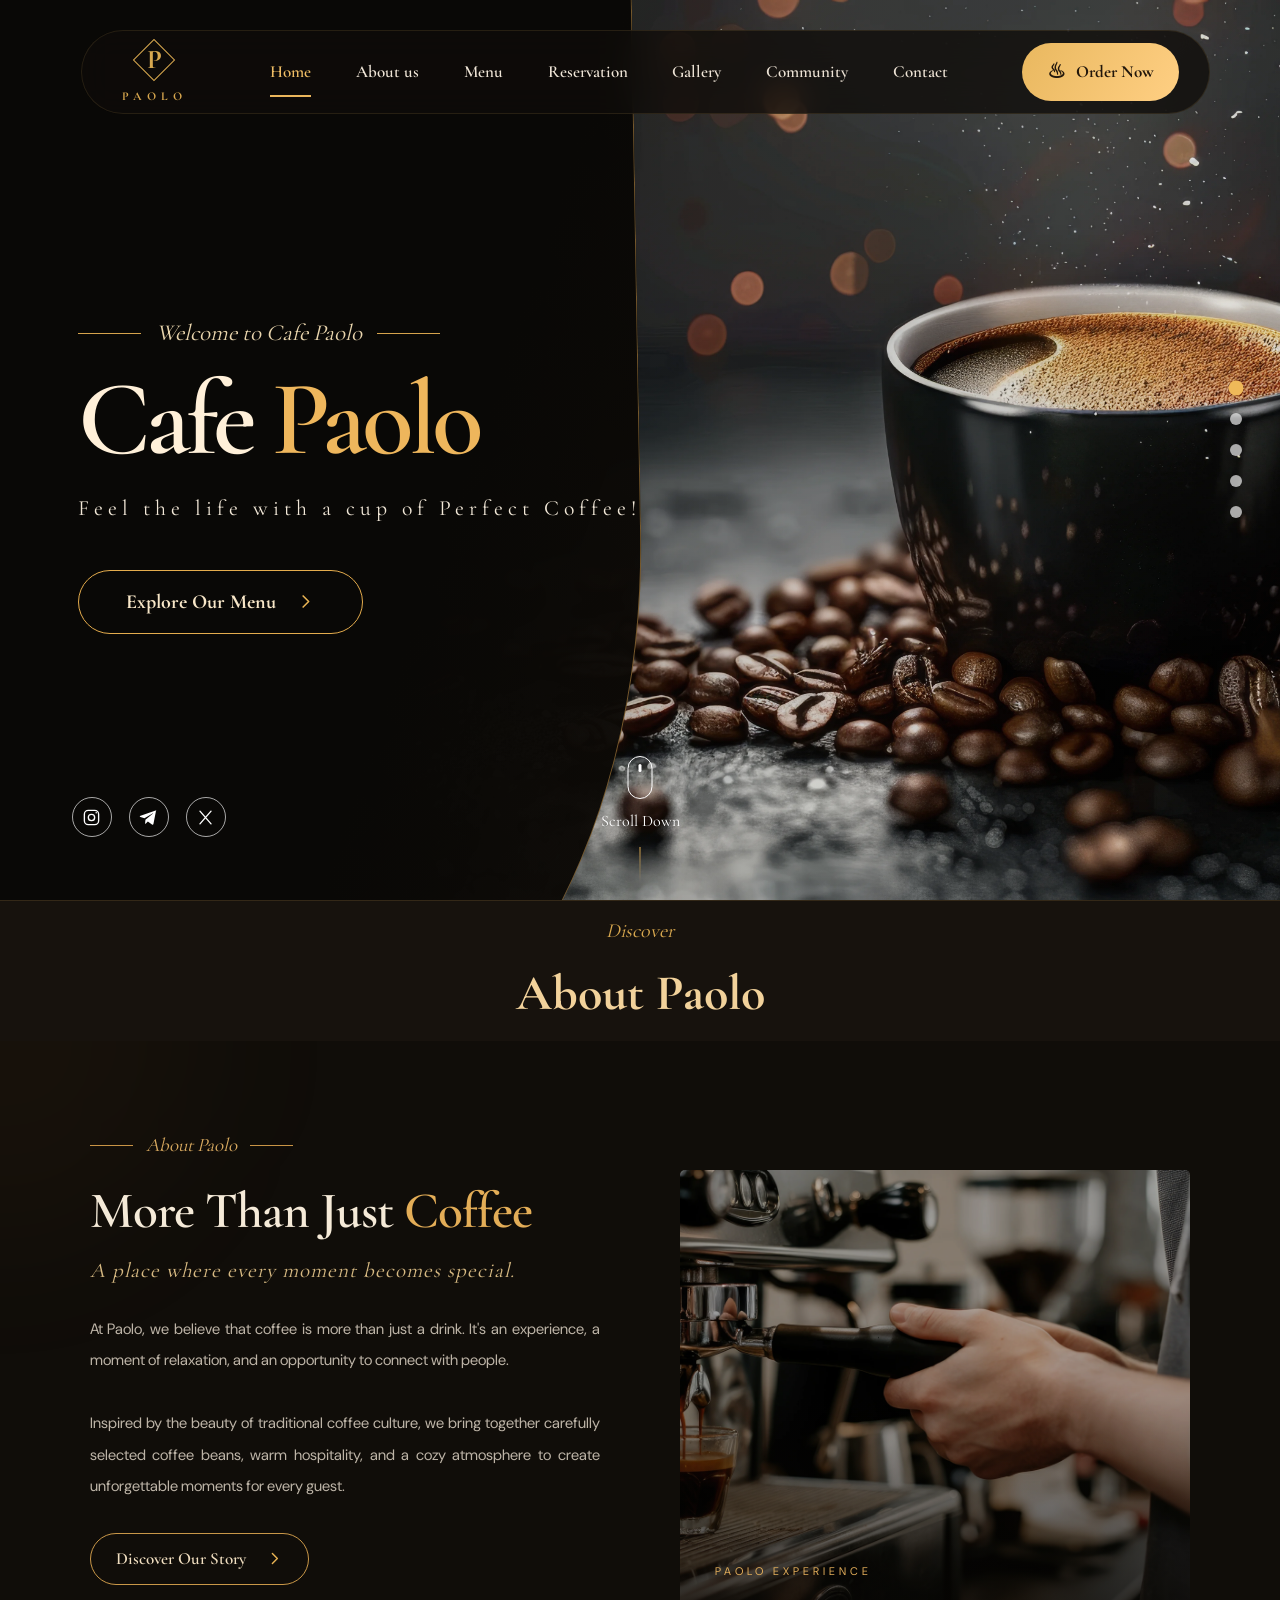
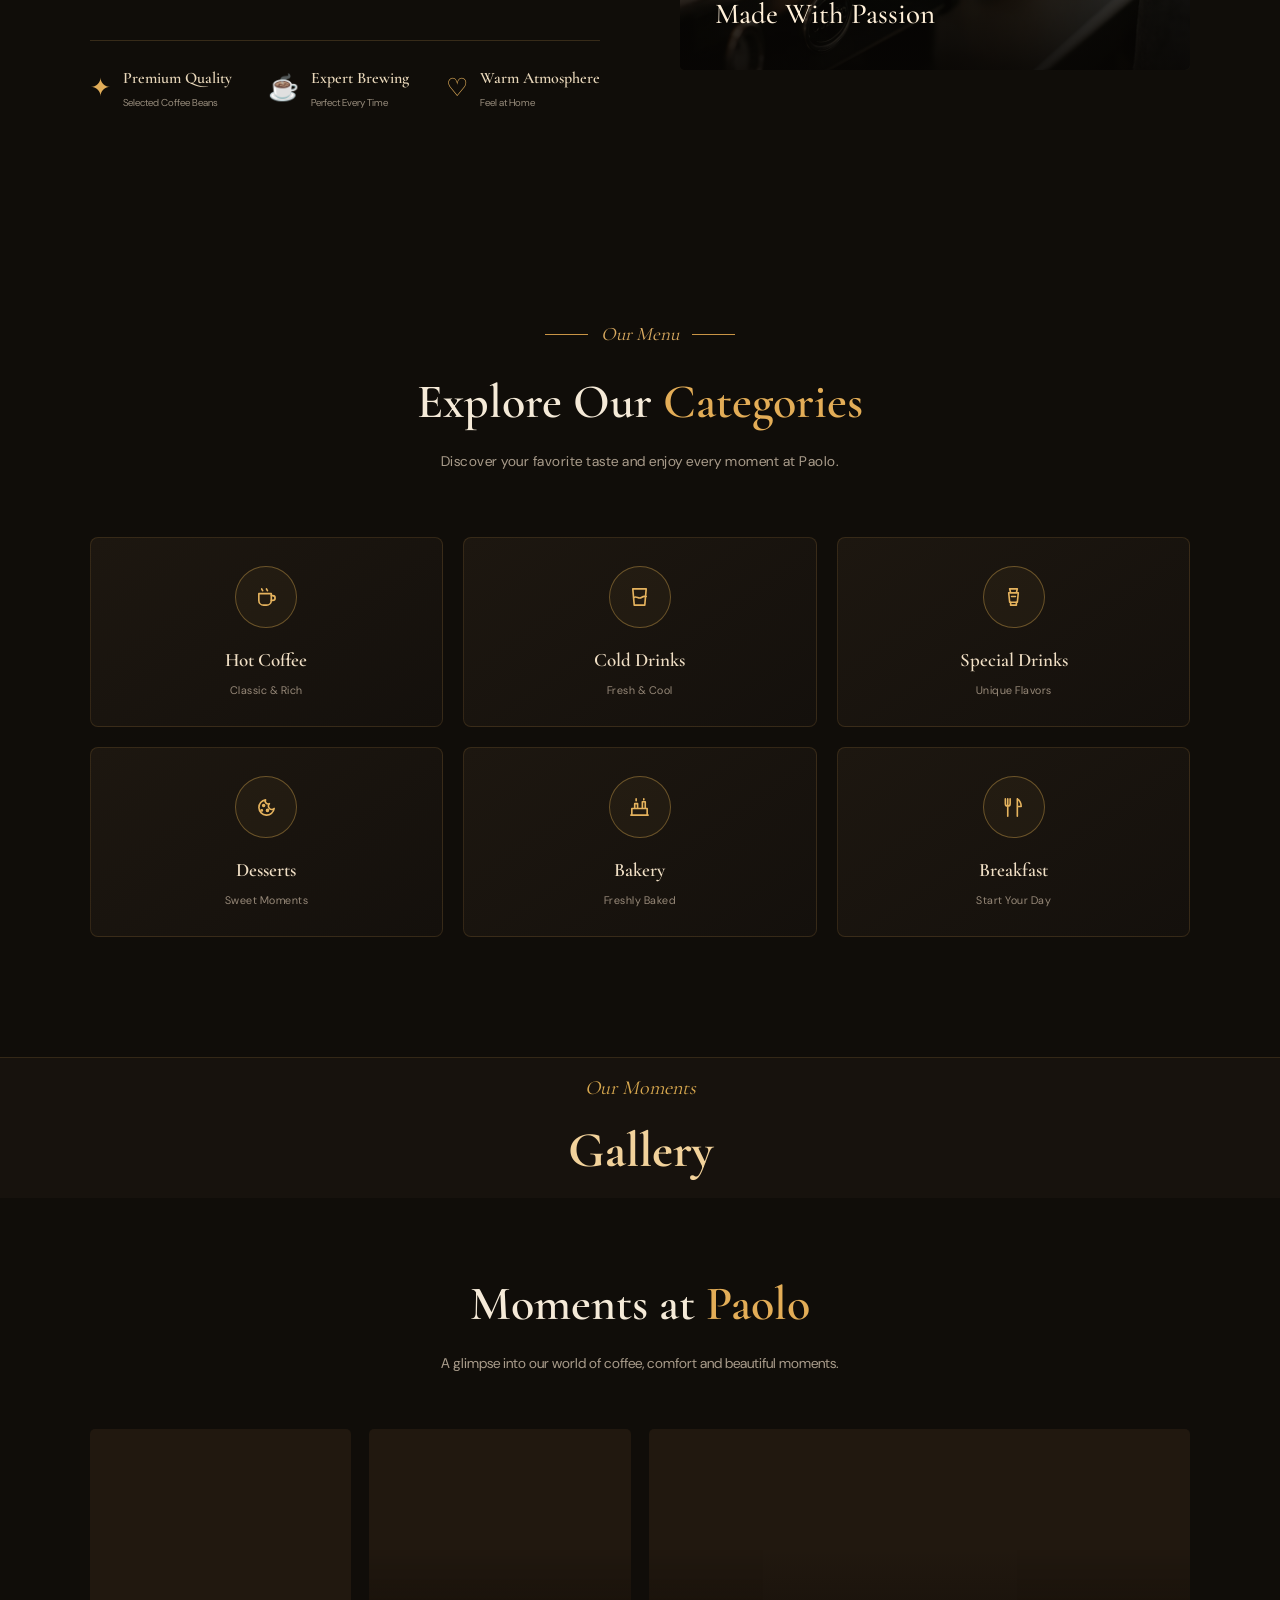
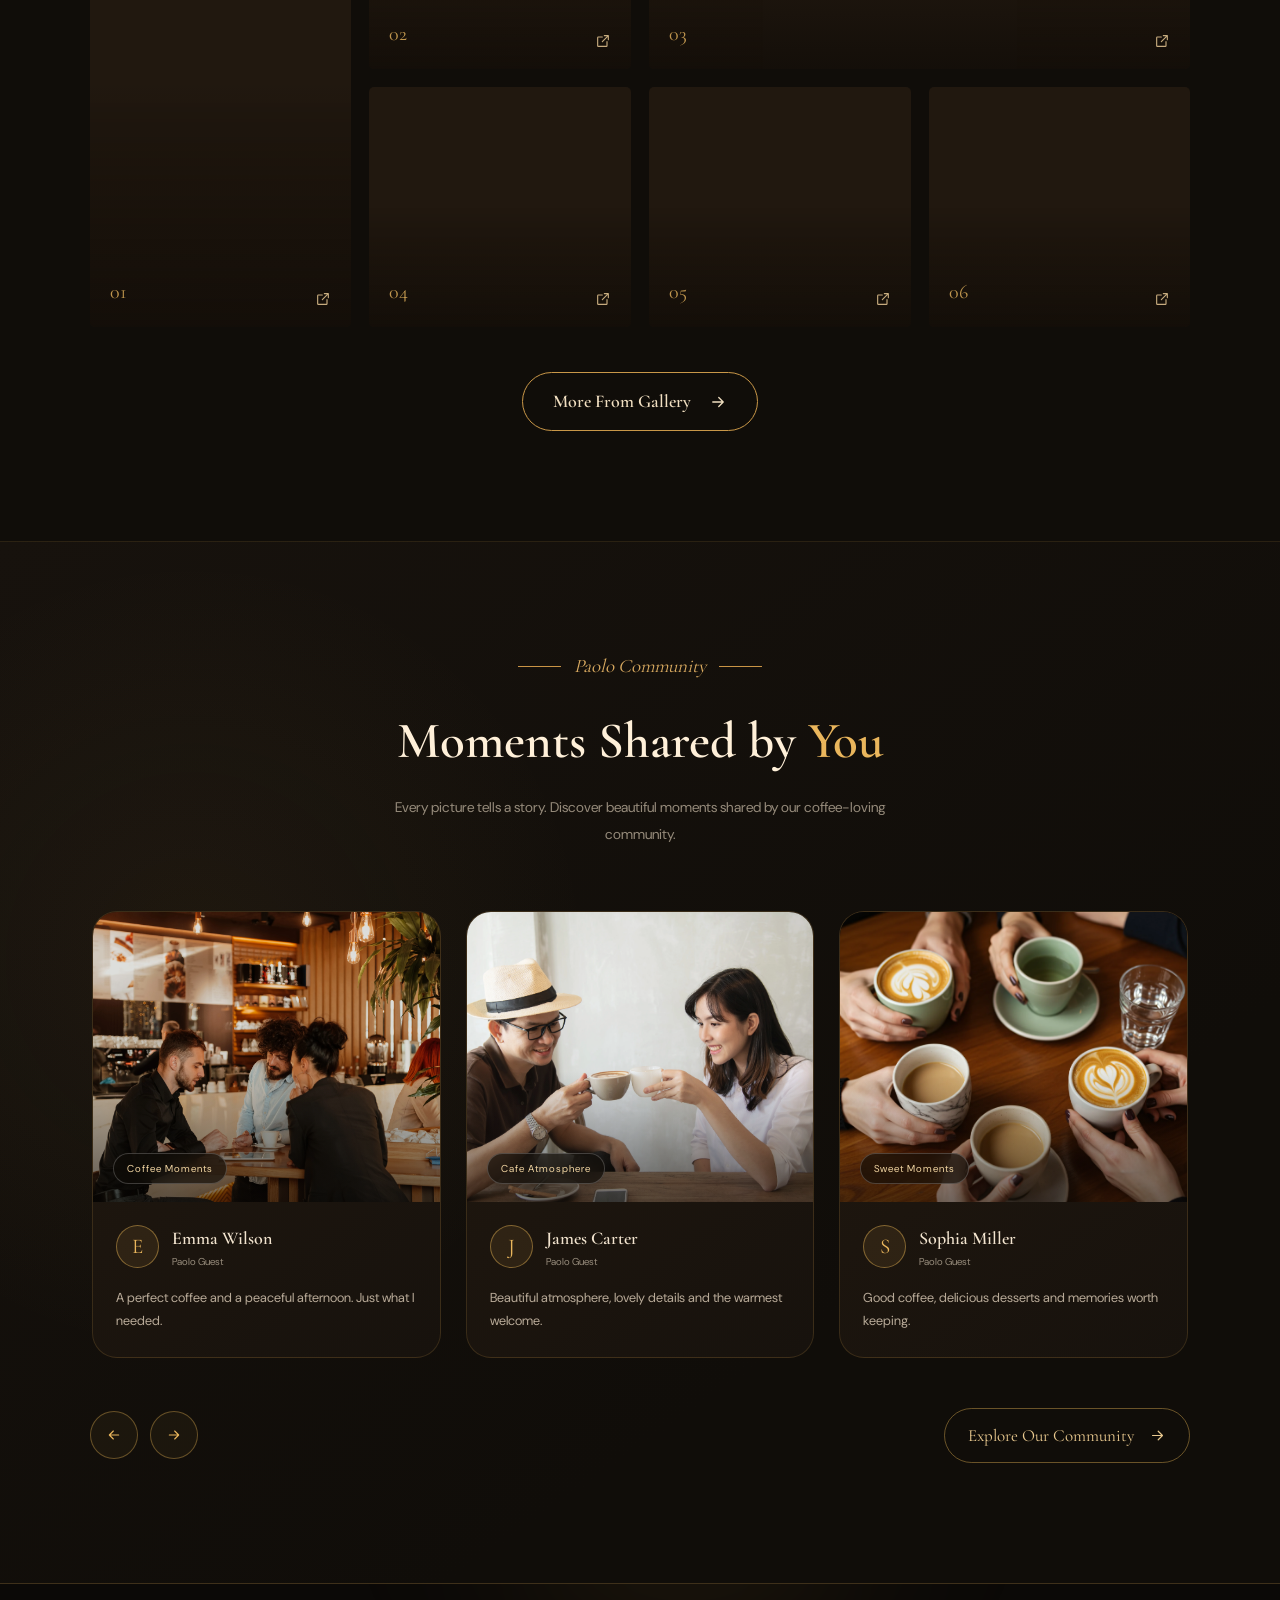
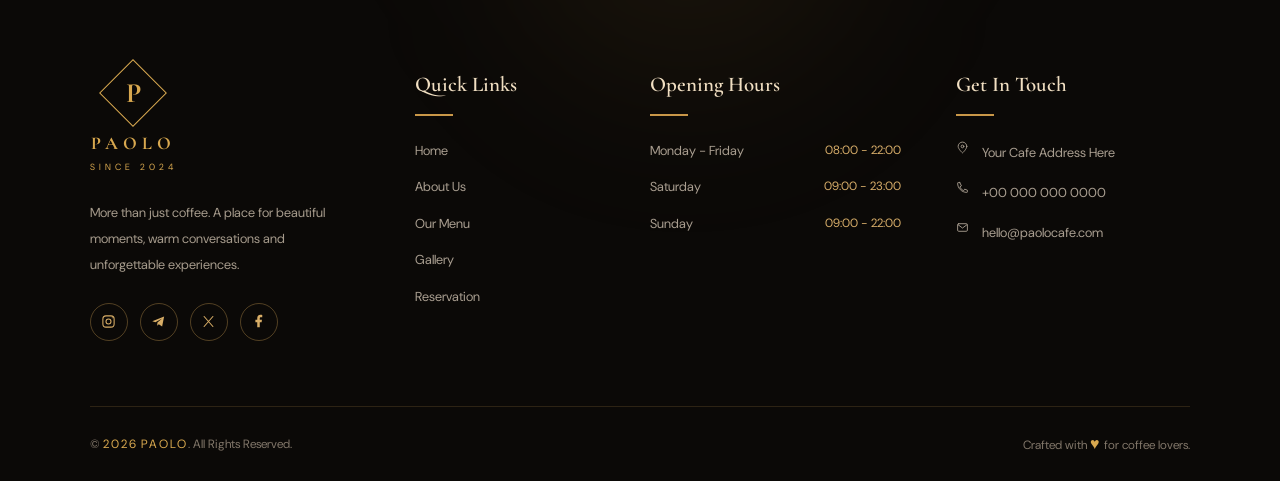
<file: index.html>
<!DOCTYPE html>

<html lang="en">

<head>

    <meta charset="UTF-8">

    <meta name="viewport" content="width=device-width, initial-scale=1">

    <meta name="description" content="Discover Paolo Cafe, where every cup of coffee becomes a perfect experience.">

    <meta name="theme-color" content="#100d09">

    <title>Paolo | Luxury Coffee Experience</title>

    <link rel="stylesheet" href="./asstes/css/style.css">

</head>



<body>

    <!-- Fixed site navigation -->

    <header class="header">

        <a href="#home" class="logo" aria-label="Paolo Cafe home">

            <span class="logo-icon" aria-hidden="true"><span>P</span></span>

            <span class="logo-text">

                <strong>PAOLO</strong>

                <!-- <span>SINCE 2024</span> -->

            </span>

        </a>



        <nav class="nav" id="nav" aria-label="Main navigation">

            <a href="#home" class="active">Home</a>

            <a href="#about">About us</a>

            <a href="./menu.html">Menu</a>

            <a href="./reservation.html">Reservation</a>

            <a href="./gallery.html">Gallery</a>

            <a href="./community.html">Community</a>

            <a href="#contact">Contact</a>

        </nav>



        <a href="/reservation.html" class="order-btn">

            <span aria-hidden="true">♨</span>

            Order Now

        </a>



        <button class="menu-toggle" id="menuToggle" type="button" aria-label="Open navigation" aria-controls="nav"
            aria-expanded="false">

            <span></span><span></span><span></span>

        </button>

    </header>



    <main>

        <!-- Hero -->

        <section class="hero" id="home">

            <div class="hero-background" aria-hidden="true"></div>

            <div class="background-overlay" aria-hidden="true"></div>

            <div class="left-panel" aria-hidden="true"></div>



            <div class="hero-content">

                <div class="welcome"><span></span>Welcome to Cafe Paolo<span></span></div>

                <h1>Cafe <span>Paolo</span></h1>

                <p class="hero-description">Feel the life with a cup of Perfect Coffee!</p>

                <a href="/menu.html" class="explore-btn">

                    Explore Our Menu

                    <svg viewBox="0 0 24 24" fill="none" aria-hidden="true">

                        <path d="M9 5L16 12L9 19" stroke="currentColor" stroke-width="2" stroke-linecap="round"
                            stroke-linejoin="round" />

                    </svg>

                </a>

            </div>



            <div class="social-links" aria-label="Social media">

                <a href="#" aria-label="Instagram">

                    <svg viewBox="0 0 24 24" fill="none" aria-hidden="true">

                        <rect x="3" y="3" width="18" height="18" rx="5" stroke="currentColor" stroke-width="1.7" />

                        <circle cx="12" cy="12" r="4" stroke="currentColor" stroke-width="1.7" />

                        <circle cx="18" cy="6" r="1" fill="currentColor" />

                    </svg>

                </a>

                <a href="#" aria-label="Telegram">

                    <svg viewBox="0 0 24 24" fill="currentColor" aria-hidden="true">

                        <path
                            d="M21.5 3.5L18.3 20c-.2 1.2-.9 1.5-1.9.9l-5.2-3.8-2.5 2.4c-.3.3-.5.5-1 .5l.4-5.3L17.7 7c.4-.4-.1-.6-.6-.2L6.9 13.1l-5.1-1.6c-1.1-.3-1.1-1.1.2-1.6L21 3.2c.9-.3 1.6.2.5.3z" />

                    </svg>

                </a>

                <a href="#" aria-label="X">

                    <svg viewBox="0 0 24 24" fill="none" aria-hidden="true">

                        <path d="M5 4L19 20M19 4L5 20" stroke="currentColor" stroke-width="1.7"
                            stroke-linecap="round" />

                    </svg>

                </a>

            </div>



            <div class="slider-dots" aria-label="Slide indicators">

                <button class="dot active" type="button" aria-label="Slide 1" aria-current="true"></button>

                <button class="dot" type="button" aria-label="Slide 2"></button>

                <button class="dot" type="button" aria-label="Slide 3"></button>

                <button class="dot" type="button" aria-label="Slide 4"></button>

                <button class="dot" type="button" aria-label="Slide 5"></button>

            </div>



            <a href="#about" class="scroll-down" aria-label="Scroll to About section">

                <span class="mouse" aria-hidden="true"><span></span></span>

                <span class="scroll-label">Scroll Down</span>

                <span class="scroll-line" aria-hidden="true"></span>

            </a>

        </section>



        <!-- About -->

        <section class="next-section" aria-labelledby="about-title">

            <span class="eyebrow">Discover</span>

            <h2 id="about-title">About Paolo</h2>



            <section class="about-section" id="about" aria-label="About Paolo Cafe">

                <div class="about-container">

                    <div class="about-content">

                        <div class="section-label"><span></span>About Paolo<span></span></div>

                        <h2>More Than Just <span>Coffee</span></h2>

                        <p class="about-subtitle">A place where every moment becomes special.</p>

                        <p class="about-description">

                            At Paolo, we believe that coffee is more than just a drink. It's an experience,

                            a moment of relaxation, and an opportunity to connect with people.

                            <br><br>

                            Inspired by the beauty of traditional coffee culture, we bring together carefully

                            selected coffee beans, warm hospitality, and a cozy atmosphere to create

                            unforgettable moments for every guest.

                        </p>

                        <a href="/story.html" class="about-btn">

                            Discover Our Story

                            <svg viewBox="0 0 24 24" fill="none" aria-hidden="true">

                                <path d="M9 5L16 12L9 19" stroke="currentColor" stroke-width="2" stroke-linecap="round"
                                    stroke-linejoin="round" />

                            </svg>

                        </a>



                        <div class="about-features">

                            <div class="feature">

                                <span class="feature-icon" aria-hidden="true">✦</span>

                                <div>
                                    <h3>Premium Quality</h3>
                                    <p>Selected Coffee Beans</p>
                                </div>

                            </div>

                            <div class="feature">

                                <span class="feature-icon" aria-hidden="true">☕</span>

                                <div>
                                    <h3>Expert Brewing</h3>
                                    <p>Perfect Every Time</p>
                                </div>

                            </div>

                            <div class="feature">

                                <span class="feature-icon" aria-hidden="true">♡</span>

                                <div>
                                    <h3>Warm Atmosphere</h3>
                                    <p>Feel at Home</p>
                                </div>

                            </div>

                        </div>

                    </div>



                    <figure class="about-image">

                        <img src="./asstes/images/about_pic.webp" alt="Warm and elegant Paolo coffee shop interior"
                            loading="lazy" decoding="async">

                        <span class="image-overlay" aria-hidden="true"></span>

                        <figcaption class="image-caption">

                            <span>PAOLO EXPERIENCE</span>

                            <strong>Made With Passion</strong>

                        </figcaption>

                        <span class="image-frame" aria-hidden="true"></span>

                    </figure>

                </div>

            </section>

        </section>



        <!-- Menu categories -->

        <section class="menu-section" id="menu" aria-labelledby="menu-title">

            <div class="menu-container">

                <div class="menu-heading">

                    <div class="section-label"><span></span>Our Menu<span></span></div>

                    <h2 id="menu-title">Explore Our <span>Categories</span></h2>

                    <p>Discover your favorite taste and enjoy every moment at Paolo.</p>

                </div>



                <div class="menu-categories">

                    <a href="#" class="category-card">

                        <span class="category-icon"><svg class="fa-solid fa-mug-hot" viewBox="0 0 24 24" fill="none"
                                stroke="currentColor" stroke-width="1.7" stroke-linecap="round" stroke-linejoin="round"
                                focusable="false" aria-hidden="true"
                                style="width:1em;height:1em;display:inline-block;vertical-align:-0.125em">
                                <path d="M4 8h13v7a5 5 0 0 1-5 5H9a5 5 0 0 1-5-5V8Z" />
                                <path d="M17 10h1.5a2.5 2.5 0 0 1 0 5H17M7 3c0 1 1 1 1 2M12 3c0 1 1 1 1 2" />
                            </svg></span>

                        <h3>Hot Coffee</h3><span>Classic &amp; Rich</span>

                    </a>

                    <a href="#" class="category-card">

                        <span class="category-icon"><svg class="fa-solid fa-glass-water" viewBox="0 0 24 24" fill="none"
                                stroke="currentColor" stroke-width="1.7" stroke-linecap="round" stroke-linejoin="round"
                                focusable="false" aria-hidden="true"
                                style="width:1em;height:1em;display:inline-block;vertical-align:-0.125em">
                                <path d="M5 3h14l-1.5 17h-11L5 3Z" />
                                <path d="M6 12c3-2 5 2 8 0s4-1 5-1" />
                            </svg></span>

                        <h3>Cold Drinks</h3><span>Fresh &amp; Cool</span>

                    </a>

                    <a href="#" class="category-card">

                        <span class="category-icon"><svg class="fa-solid fa-blender" viewBox="0 0 24 24" fill="none"
                                stroke="currentColor" stroke-width="1.7" stroke-linecap="round" stroke-linejoin="round"
                                focusable="false" aria-hidden="true"
                                style="width:1em;height:1em;display:inline-block;vertical-align:-0.125em">
                                <path d="M8 3h8l-1 4h-6L8 3Z" />
                                <path d="M7 7h10l-1 10H8L7 7Z" />
                                <path d="M9 17v3h6v-3M10 11h4" />
                            </svg></span>

                        <h3>Special Drinks</h3><span>Unique Flavors</span>

                    </a>

                    <a href="#" class="category-card">

                        <span class="category-icon"><svg class="fa-solid fa-cookie-bite" viewBox="0 0 24 24" fill="none"
                                stroke="currentColor" stroke-width="1.7" stroke-linecap="round" stroke-linejoin="round"
                                focusable="false" aria-hidden="true"
                                style="width:1em;height:1em;display:inline-block;vertical-align:-0.125em">
                                <path d="M20 13a8 8 0 1 1-9-9 3 3 0 0 0 4 4 3 3 0 0 0 5 5Z" />
                                <circle cx="9" cy="10" r="1" />
                                <circle cx="13" cy="15" r="1" />
                                <circle cx="7" cy="15" r=".7" />
                            </svg></span>

                        <h3>Desserts</h3><span>Sweet Moments</span>

                    </a>

                    <a href="#" class="category-card">

                        <span class="category-icon"><svg class="fa-solid fa-cake-candles" viewBox="0 0 24 24"
                                fill="none" stroke="currentColor" stroke-width="1.7" stroke-linecap="round"
                                stroke-linejoin="round" focusable="false" aria-hidden="true"
                                style="width:1em;height:1em;display:inline-block;vertical-align:-0.125em">
                                <path d="M4 13h16v7H4zM3 20h18M7 13V8h3v5M15 13V6h3v7M8.5 5V3M16.5 3v1" />
                            </svg></span>

                        <h3>Bakery</h3><span>Freshly Baked</span>

                    </a>

                    <a href="#" class="category-card">

                        <span class="category-icon"><svg class="fa-solid fa-utensils" viewBox="0 0 24 24" fill="none"
                                stroke="currentColor" stroke-width="1.7" stroke-linecap="round" stroke-linejoin="round"
                                focusable="false" aria-hidden="true"
                                style="width:1em;height:1em;display:inline-block;vertical-align:-0.125em">
                                <path d="M6 3v7M3.5 3v5a2.5 2.5 0 0 0 5 0V3M6 10v11M16 3v18M16 3c3 2 4 5 4 8h-4" />
                            </svg></span>

                        <h3>Breakfast</h3><span>Start Your Day</span>

                    </a>

                </div>

            </div>

        </section>



        <!-- Gallery -->

        <section class="next-section gallery-wrapper" aria-labelledby="gallery-title">

            <span class="eyebrow">Our Moments</span>

            <h2 id="gallery-title">Gallery</h2>



            <section class="gallery-section" id="gallery" aria-label="Paolo Cafe gallery">

                <div class="gallery-container">

                    <div class="gallery-heading">

                        <h2>Moments at <span>Paolo</span></h2>

                        <p>A glimpse into our world of coffee, comfort and beautiful moments.</p>

                    </div>



                    <div class="gallery-grid">

                        <a href="./asstes/images/gallery_pic6.webp" class="gallery-item item-1"
                            aria-label="View Paolo Cafe interior">

                            <img src="./asstes/images/gallery_pic6.webp" alt="Paolo Cafe interior" loading="lazy"
                                decoding="async">

                            <span class="gallery-overlay"><span>01</span><svg
                                    class="fa-solid fa-arrow-up-right-from-square" viewBox="0 0 24 24" fill="none"
                                    stroke="currentColor" stroke-width="1.7" stroke-linecap="round"
                                    stroke-linejoin="round" focusable="false" aria-hidden="true"
                                    style="width:1em;height:1em;display:inline-block;vertical-align:-0.125em">
                                    <path d="M14 4h6v6M20 4l-9 9" />
                                    <path d="M18 13v6a1 1 0 0 1-1 1H5a1 1 0 0 1-1-1V7a1 1 0 0 1 1-1h6" />
                                </svg></span>

                        </a>

                        <a href="./asstes/images/gallery_pic2.webp" class="gallery-item item-2"
                            aria-label="View fresh coffee">

                            <img src="./asstes/images/gallery_pic2.webp" alt="Fresh coffee" loading="lazy"
                                decoding="async">

                            <span class="gallery-overlay"><span>02</span><svg
                                    class="fa-solid fa-arrow-up-right-from-square" viewBox="0 0 24 24" fill="none"
                                    stroke="currentColor" stroke-width="1.7" stroke-linecap="round"
                                    stroke-linejoin="round" focusable="false" aria-hidden="true"
                                    style="width:1em;height:1em;display:inline-block;vertical-align:-0.125em">
                                    <path d="M14 4h6v6M20 4l-9 9" />
                                    <path d="M18 13v6a1 1 0 0 1-1 1H5a1 1 0 0 1-1-1V7a1 1 0 0 1 1-1h6" />
                                </svg></span>

                        </a>

                        <a href="./asstes/images/gallery_pic_3.webp" class="gallery-item item-3"
                            aria-label="View coffee shop">

                            <img src="./asstes/images/gallery_pic_3.webp" alt="Coffee shop" loading="lazy"
                                decoding="async">

                            <span class="gallery-overlay"><span>03</span><svg
                                    class="fa-solid fa-arrow-up-right-from-square" viewBox="0 0 24 24" fill="none"
                                    stroke="currentColor" stroke-width="1.7" stroke-linecap="round"
                                    stroke-linejoin="round" focusable="false" aria-hidden="true"
                                    style="width:1em;height:1em;display:inline-block;vertical-align:-0.125em">
                                    <path d="M14 4h6v6M20 4l-9 9" />
                                    <path d="M18 13v6a1 1 0 0 1-1 1H5a1 1 0 0 1-1-1V7a1 1 0 0 1 1-1h6" />
                                </svg></span>

                        </a>

                        <a href="./asstes/images/gallery_pic4.webp" class="gallery-item item-4"
                            aria-label="View coffee cup">

                            <img src="./asstes/images/gallery_pic4.webp" alt="Coffee cup" loading="lazy"
                                decoding="async">

                            <span class="gallery-overlay"><span>04</span><svg
                                    class="fa-solid fa-arrow-up-right-from-square" viewBox="0 0 24 24" fill="none"
                                    stroke="currentColor" stroke-width="1.7" stroke-linecap="round"
                                    stroke-linejoin="round" focusable="false" aria-hidden="true"
                                    style="width:1em;height:1em;display:inline-block;vertical-align:-0.125em">
                                    <path d="M14 4h6v6M20 4l-9 9" />
                                    <path d="M18 13v6a1 1 0 0 1-1 1H5a1 1 0 0 1-1-1V7a1 1 0 0 1 1-1h6" />
                                </svg></span>

                        </a>

                        <a href="./asstes/images/gallery_pic5.webp" class="gallery-item item-5"
                            aria-label="View cafe atmosphere">

                            <img src="./asstes/images/gallery_pic5.webp" alt="Cafe atmosphere" loading="lazy"
                                decoding="async">

                            <span class="gallery-overlay"><span>05</span><svg
                                    class="fa-solid fa-arrow-up-right-from-square" viewBox="0 0 24 24" fill="none"
                                    stroke="currentColor" stroke-width="1.7" stroke-linecap="round"
                                    stroke-linejoin="round" focusable="false" aria-hidden="true"
                                    style="width:1em;height:1em;display:inline-block;vertical-align:-0.125em">
                                    <path d="M14 4h6v6M20 4l-9 9" />
                                    <path d="M18 13v6a1 1 0 0 1-1 1H5a1 1 0 0 1-1-1V7a1 1 0 0 1 1-1h6" />
                                </svg></span>

                        </a>

                        <a href="./asstes/images/gallery_pic1.webp" class="gallery-item item-6"
                            aria-label="View espresso coffee">

                            <img src="./asstes/images/gallery_pic1.webp" alt="Espresso coffee" loading="lazy"
                                decoding="async">

                            <span class="gallery-overlay"><span>06</span><svg
                                    class="fa-solid fa-arrow-up-right-from-square" viewBox="0 0 24 24" fill="none"
                                    stroke="currentColor" stroke-width="1.7" stroke-linecap="round"
                                    stroke-linejoin="round" focusable="false" aria-hidden="true"
                                    style="width:1em;height:1em;display:inline-block;vertical-align:-0.125em">
                                    <path d="M14 4h6v6M20 4l-9 9" />
                                    <path d="M18 13v6a1 1 0 0 1-1 1H5a1 1 0 0 1-1-1V7a1 1 0 0 1 1-1h6" />
                                </svg></span>

                        </a>

                    </div>



                    <div class="gallery-more">

                        <a href="#" class="more-btn">More From Gallery <svg class="fa-solid fa-arrow-right"
                                viewBox="0 0 24 24" fill="none" stroke="currentColor" stroke-width="1.7"
                                stroke-linecap="round" stroke-linejoin="round" focusable="false" aria-hidden="true"
                                style="width:1em;height:1em;display:inline-block;vertical-align:-0.125em">
                                <path d="M5 12h14M13 6l6 6-6 6" />
                            </svg></a>

                    </div>

                </div>

            </section>

        </section>



        <!-- Community Highlights -->

        <section class="community-section" id="community">

            <div class="community-container">



                <div class="community-heading">

                    <div class="section-label">

                        <span></span>

                        Paolo Community

                        <span></span>

                    </div>



                    <h2>Moments Shared by <span>You</span></h2>

                    <p>

                        Every picture tells a story. Discover beautiful moments

                        shared by our coffee-loving community.

                    </p>

                </div>



                <div class="community-carousel" data-community-carousel>



                    <div class="community-track" id="communityTrack">



                        <article class="community-card">

                            <a href="./asstes/images/1.webp" class="community-image">

                                <img src="./asstes/images/1.webp" alt="Coffee moment shared by a Paolo guest"
                                    loading="lazy">

                                <span class="community-image-label">Coffee Moments</span>

                            </a>

                            <div class="community-card-content">

                                <div class="community-user">

                                    <span class="user-avatar">E</span>

                                    <div>

                                        <h3>Emma Wilson</h3>

                                        <span>Paolo Guest</span>

                                    </div>

                                </div>

                                <p>A perfect coffee and a peaceful afternoon. Just what I needed.</p>

                            </div>

                        </article>



                        <article class="community-card">

                            <a href="./asstes/images/2.webp" class="community-image">

                                <img src="./asstes/images/2.webp" alt="Paolo Cafe atmosphere shared by a guest"
                                    loading="lazy">

                                <span class="community-image-label">Cafe Atmosphere</span>

                            </a>

                            <div class="community-card-content">

                                <div class="community-user">

                                    <span class="user-avatar">J</span>

                                    <div>

                                        <h3>James Carter</h3>

                                        <span>Paolo Guest</span>

                                    </div>

                                </div>

                                <p>Beautiful atmosphere, lovely details and the warmest welcome.</p>

                            </div>

                        </article>



                        <article class="community-card">

                            <a href="./asstes/images/3.webp" class="community-image">

                                <img src="./asstes/images/3.webp" alt="Dessert shared by a Paolo guest" loading="lazy">

                                <span class="community-image-label">Sweet Moments</span>

                            </a>

                            <div class="community-card-content">

                                <div class="community-user">

                                    <span class="user-avatar">S</span>

                                    <div>

                                        <h3>Sophia Miller</h3>

                                        <span>Paolo Guest</span>

                                    </div>

                                </div>

                                <p>Good coffee, delicious desserts and memories worth keeping.</p>

                            </div>

                        </article>



                        <article class="community-card">

                            <a href="./asstes/images/4.webp" class="community-image">

                                <img src="./asstes/images/4.webp" alt="Coffee shared by a Paolo guest" loading="lazy">

                                <span class="community-image-label">Coffee Moments</span>

                            </a>

                            <div class="community-card-content">

                                <div class="community-user">

                                    <span class="user-avatar">A</span>

                                    <div>

                                        <h3>Alex Morgan</h3>

                                        <span>Paolo Guest</span>

                                    </div>

                                </div>

                                <p>Some places make ordinary days feel a little more special.</p>

                            </div>

                        </article>



                        <article class="community-card">

                            <a href="./asstes/images/5.webp" class="community-image">

                                <img src="./asstes/images/5.webp" alt="Paolo Cafe interior shared by a guest"
                                    loading="lazy">

                                <span class="community-image-label">Cafe Atmosphere</span>

                            </a>

                            <div class="community-card-content">

                                <div class="community-user">

                                    <span class="user-avatar">L</span>

                                    <div>

                                        <h3>Lucy Brown</h3>

                                        <span>Paolo Guest</span>

                                    </div>

                                </div>

                                <p>My favorite corner, my favorite coffee, my favorite place.</p>

                            </div>

                        </article>



                        <article class="community-card">

                            <a href="./asstes/images/6.webp" class="community-image">

                                <img src="./asstes/images/6.webp" alt="A special Paolo Cafe moment" loading="lazy">

                                <span class="community-image-label">Sweet Moments</span>

                            </a>

                            <div class="community-card-content">

                                <div class="community-user">

                                    <span class="user-avatar">D</span>

                                    <div>

                                        <h3>Daniel Smith</h3>

                                        <span>Paolo Guest</span>

                                    </div>

                                </div>

                                <p>A little break, a great cup of coffee and a beautiful place.</p>

                            </div>

                        </article>



                    </div>

                </div>



                <div class="community-controls">

                    <div class="community-arrows">

                        <button class="community-arrow" id="communityPrev" type="button" aria-label="Previous posts">

                            <svg class="fa-solid fa-arrow-left" viewBox="0 0 24 24" fill="none" stroke="currentColor"
                                stroke-width="1.7" stroke-linecap="round" stroke-linejoin="round" focusable="false"
                                style="width:1em;height:1em;display:inline-block;vertical-align:-0.125em">
                                <path d="M19 12H5m6 6-6-6 6-6" />
                            </svg>

                        </button>

                        <button class="community-arrow" id="communityNext" type="button" aria-label="Next posts">

                            <svg class="fa-solid fa-arrow-right" viewBox="0 0 24 24" fill="none" stroke="currentColor"
                                stroke-width="1.7" stroke-linecap="round" stroke-linejoin="round" focusable="false"
                                style="width:1em;height:1em;display:inline-block;vertical-align:-0.125em">
                                <path d="M5 12h14M13 6l6 6-6 6" />
                            </svg>

                        </button>

                    </div>



                    <a href="community.html" class="community-more">

                        Explore Our Community

                        <svg class="fa-solid fa-arrow-right" viewBox="0 0 24 24" fill="none" stroke="currentColor"
                            stroke-width="1.7" stroke-linecap="round" stroke-linejoin="round" focusable="false"
                            style="width:1em;height:1em;display:inline-block;vertical-align:-0.125em">
                            <path d="M5 12h14M13 6l6 6-6 6" />
                        </svg>

                    </a>

                </div>



            </div>

        </section>



    </main>



    <!-- Footer -->

    <footer class="footer" id="contact">

        <div class="footer-container">

            <div class="footer-brand">

                <a href="#home" class="footer-logo" aria-label="Paolo Cafe home">

                    <span class="footer-logo-icon" aria-hidden="true"><span>P</span></span>

                    <span class="footer-logo-text"><strong>PAOLO</strong><span>SINCE 2024</span></span>

                </a>

                <p>More than just coffee. A place for beautiful moments, warm conversations and unforgettable
                    experiences.</p>

                <div class="footer-socials" aria-label="Social media">

                    <a href="#" aria-label="Instagram"><svg class="fa-brands fa-instagram" viewBox="0 0 24 24"
                            fill="none" stroke="currentColor" stroke-width="1.7" stroke-linecap="round"
                            stroke-linejoin="round" focusable="false" aria-hidden="true"
                            style="width:1em;height:1em;display:inline-block;vertical-align:-0.125em">
                            <rect x="3" y="3" width="18" height="18" rx="5" />
                            <circle cx="12" cy="12" r="4" />
                            <circle cx="18" cy="6" r=".8" fill="currentColor" stroke="none" />
                        </svg></a>

                    <a href="#" aria-label="Telegram"><svg class="fa-brands fa-telegram" viewBox="0 0 24 24" fill="none"
                            stroke="currentColor" stroke-width="1.7" stroke-linecap="round" stroke-linejoin="round"
                            focusable="false" aria-hidden="true"
                            style="width:1em;height:1em;display:inline-block;vertical-align:-0.125em">
                            <path d="m21 4-3.2 16-5.3-3.8-2.6 2.5.4-5.2L17.8 7 7 13.3 2 11.7 21 4Z" fill="currentColor"
                                stroke="none" />
                        </svg></a>

                    <a href="#" aria-label="X"><svg class="fa-brands fa-x-twitter" viewBox="0 0 24 24" fill="none"
                            stroke="currentColor" stroke-width="1.7" stroke-linecap="round" stroke-linejoin="round"
                            focusable="false" aria-hidden="true"
                            style="width:1em;height:1em;display:inline-block;vertical-align:-0.125em">
                            <path d="m5 4 14 16M19 4 5 20" />
                        </svg></a>

                    <a href="#" aria-label="Facebook"><svg class="fa-brands fa-facebook-f" viewBox="0 0 24 24"
                            fill="none" stroke="currentColor" stroke-width="1.7" stroke-linecap="round"
                            stroke-linejoin="round" focusable="false" aria-hidden="true"
                            style="width:1em;height:1em;display:inline-block;vertical-align:-0.125em">
                            <path
                                d="M14 21v-8h3l.5-4H14V7c0-1.2.4-2 2-2h2V1.5C17.3 1.3 16.2 1.2 15 1.2c-3.3 0-5 2-5 5.3V9H7v4h3v8h4Z"
                                fill="currentColor" stroke="none" />
                        </svg></a>

                </div>

            </div>



            <div class="footer-column">

                <h3>Quick Links</h3><span class="footer-line"></span>

                <ul>

                    <li><a href="#home">Home</a></li>

                    <li><a href="#about">About Us</a></li>

                    <li><a href="#menu">Our Menu</a></li>

                    <li><a href="#gallery">Gallery</a></li>

                    <li><a href="#reservation">Reservation</a></li>

                </ul>

            </div>



            <div class="footer-column">

                <h3>Opening Hours</h3><span class="footer-line"></span>

                <ul class="opening-hours">

                    <li><span>Monday - Friday</span><span>08:00 - 22:00</span></li>

                    <li><span>Saturday</span><span>09:00 - 23:00</span></li>

                    <li><span>Sunday</span><span>09:00 - 22:00</span></li>

                </ul>

            </div>



            <div class="footer-column footer-contact">

                <h3>Get In Touch</h3><span class="footer-line"></span>

                <ul>

                    <li><svg class="fa-solid fa-location-dot" viewBox="0 0 24 24" fill="none" stroke="currentColor"
                            stroke-width="1.7" stroke-linecap="round" stroke-linejoin="round" focusable="false"
                            aria-hidden="true"
                            style="width:1em;height:1em;display:inline-block;vertical-align:-0.125em">
                            <path d="M20 10c0 5-8 12-8 12S4 15 4 10a8 8 0 1 1 16 0Z" />
                            <circle cx="12" cy="10" r="2.5" />
                        </svg><span>Your Cafe Address Here</span></li>

                    <li><svg class="fa-solid fa-phone" viewBox="0 0 24 24" fill="none" stroke="currentColor"
                            stroke-width="1.7" stroke-linecap="round" stroke-linejoin="round" focusable="false"
                            aria-hidden="true"
                            style="width:1em;height:1em;display:inline-block;vertical-align:-0.125em">
                            <path
                                d="M7 3H4a1 1 0 0 0-1 1c0 9.4 7.6 17 17 17a1 1 0 0 0 1-1v-3l-5-2-2 3a14 14 0 0 1-7-7l3-2-3-6Z" />
                        </svg><a href="tel:+00000000000">+00 000 000 0000</a></li>

                    <li><svg class="fa-solid fa-envelope" viewBox="0 0 24 24" fill="none" stroke="currentColor"
                            stroke-width="1.7" stroke-linecap="round" stroke-linejoin="round" focusable="false"
                            aria-hidden="true"
                            style="width:1em;height:1em;display:inline-block;vertical-align:-0.125em">
                            <rect x="3" y="5" width="18" height="14" rx="2" />
                            <path d="m4 7 8 6 8-6" />
                        </svg><a href="mailto:hello@paolocafe.com">hello@paolocafe.com</a></li>

                </ul>

            </div>

        </div>



        <div class="footer-bottom">

            <p>© <span data-current-year>2026</span> <span>PAOLO</span>. All Rights Reserved.</p>

            <p class="footer-made">Crafted with <span>♥</span> for coffee lovers.</p>

        </div>

    </footer>

    <script src="./asstes/js/app.js" defer></script>
</body>

</html>
</file>
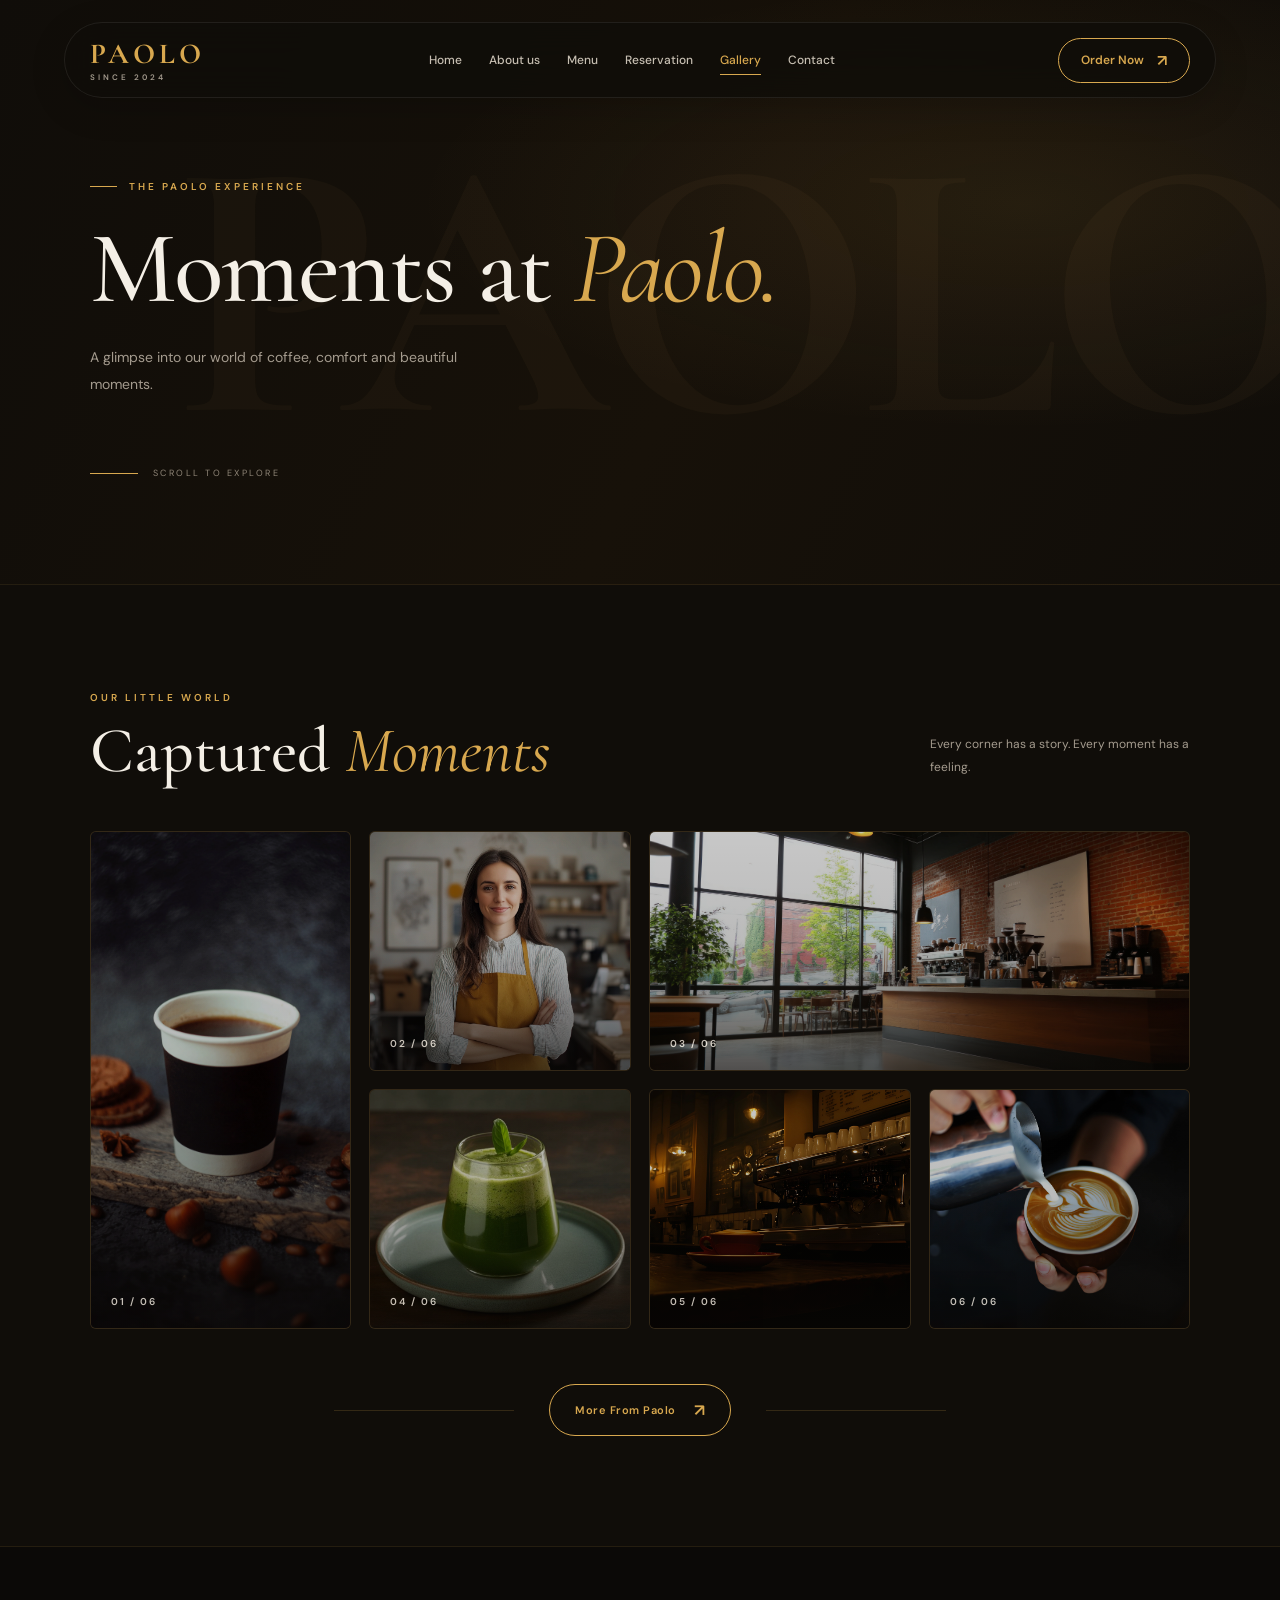
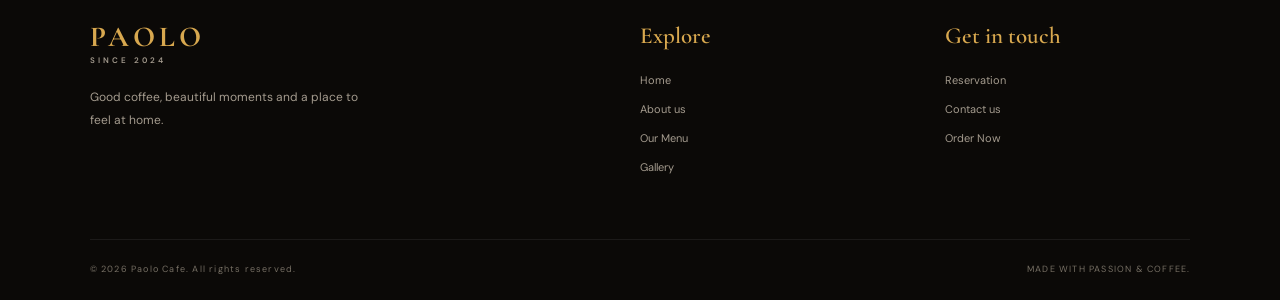
<file: gallery.html>
<!DOCTYPE html>
<html lang="en" dir="ltr">
<head>
    <meta charset="UTF-8">
    <meta name="viewport" content="width=device-width, initial-scale=1.0">
    <meta name="description" content="Explore the world of Paolo Cafe — coffee, beautiful spaces and memorable moments.">
    <meta name="theme-color" content="#100d09">

    <title>Gallery | Paolo Cafe</title>

    <link rel="preconnect" href="https://fonts.googleapis.com">
    <link rel="preconnect" href="https://fonts.gstatic.com" crossorigin>

    <link href="https://fonts.googleapis.com/css2?family=Cormorant+Garamond:wght@400;500;600;700&family=DM+Sans:wght@400;500;600;700&display=swap" rel="stylesheet">

    <link rel="stylesheet" href="./asstes/css/gallery.css">
</head>

<body>

    <!-- Header -->
    <header class="site-header">
        <div class="header-inner">

            <a href="index.html" class="logo" aria-label="Paolo Cafe Home">
                <span class="logo-name">PAOLO</span>
                <span class="logo-subtitle">SINCE 2024</span>
            </a>

            <button class="menu-toggle" id="menu-toggle"
                aria-label="Open navigation menu"
                aria-expanded="false"
                aria-controls="main-nav">
                <span></span>
                <span></span>
            </button>

            <nav class="main-nav" id="main-nav">
                <a href="index.html">Home</a>
                <a href="about.html">About us</a>
                <a href="menu.html">Menu</a>
                <a href="reservation.html">Reservation</a>
                <a href="gallery.html" class="active">Gallery</a>
                <a href="contact.html">Contact</a>
            </nav>

            <a href="menu.html" class="order-btn">Order Now <span>↗</span></a>

        </div>
    </header>


    <!-- Gallery Hero -->
    <main>

        <section class="gallery-hero">
            <div class="hero-content">

                <span class="eyebrow">
                    <span></span>
                    THE PAOLO EXPERIENCE
                </span>

                <h1>Moments at <em>Paolo.</em></h1>

                <p>
                    A glimpse into our world of coffee, comfort
                    and beautiful moments.
                </p>

                <div class="hero-bottom">
                    <span class="hero-line"></span>
                    <span>SCROLL TO EXPLORE</span>
                </div>

            </div>

            <div class="hero-decoration" aria-hidden="true">
                <span>PAOLO</span>
            </div>
        </section>


        <!-- Gallery Section -->
        <section class="gallery-section">

            <div class="section-heading">
                <div>
                    <span class="section-label">OUR LITTLE WORLD</span>
                    <h2>Captured <em>Moments</em></h2>
                </div>

                <p>
                    Every corner has a story.
                    Every moment has a feeling.
                </p>
            </div>


            <div class="gallery-grid">

                <a href="./asstes/images/gallery_pic6.webp"
                    class="gallery-item item-1"
                    target="_blank"
                    rel="noopener noreferrer"
                    aria-label="Open gallery image 01">

                    <img src="./asstes/images/gallery_pic6.webp"
                        alt="Paolo Cafe atmosphere"
                        loading="lazy">

                    <div class="image-overlay">
                        <span class="image-number">01 / 06</span>
                        <span class="image-action">↗</span>
                    </div>
                </a>


                <a href="./asstes/images/gallery_pic2.webp"
                    class="gallery-item item-2"
                    target="_blank"
                    rel="noopener noreferrer"
                    aria-label="Open gallery image 02">

                    <img src="./asstes/images/gallery_pic2.webp"
                        alt="Coffee at Paolo Cafe"
                        loading="lazy">

                    <div class="image-overlay">
                        <span class="image-number">02 / 06</span>
                        <span class="image-action">↗</span>
                    </div>
                </a>


                <a href="./asstes/images/gallery_pic_3.webp"
                    class="gallery-item item-3"
                    target="_blank"
                    rel="noopener noreferrer"
                    aria-label="Open gallery image 03">

                    <img src="./asstes/images/gallery_pic_3.webp"
                        alt="Paolo Cafe interior"
                        loading="lazy">

                    <div class="image-overlay">
                        <span class="image-number">03 / 06</span>
                        <span class="image-action">↗</span>
                    </div>
                </a>


                <a href="./asstes/images/gallery_pic4.webp"
                    class="gallery-item item-4"
                    target="_blank"
                    rel="noopener noreferrer"
                    aria-label="Open gallery image 04">

                    <img src="./asstes/images/gallery_pic4.webp"
                        alt="A moment at Paolo Cafe"
                        loading="lazy">

                    <div class="image-overlay">
                        <span class="image-number">04 / 06</span>
                        <span class="image-action">↗</span>
                    </div>
                </a>


                <a href="./asstes/images/gallery_pic5.webp"
                    class="gallery-item item-5"
                    target="_blank"
                    rel="noopener noreferrer"
                    aria-label="Open gallery image 05">

                    <img src="./asstes/images/gallery_pic5.webp"
                        alt="Paolo Cafe drinks and desserts"
                        loading="lazy">

                    <div class="image-overlay">
                        <span class="image-number">05 / 06</span>
                        <span class="image-action">↗</span>
                    </div>
                </a>


                <a href="./asstes/images/gallery_pic1.webp"
                    class="gallery-item item-6"
                    target="_blank"
                    rel="noopener noreferrer"
                    aria-label="Open gallery image 06">

                    <img src="./asstes/images/gallery_pic1.webp"
                        alt="Paolo Cafe experience"
                        loading="lazy">

                    <div class="image-overlay">
                        <span class="image-number">06 / 06</span>
                        <span class="image-action">↗</span>
                    </div>
                </a>

            </div>


            <div class="gallery-bottom">
                <span class="bottom-line"></span>

                <a href="menu.html" class="more-btn">
                    <span>More From Paolo</span>
                    <span class="btn-arrow">↗</span>
                </a>

                <span class="bottom-line"></span>
            </div>

        </section>

    </main>


    <!-- Footer -->
    <footer class="site-footer">

        <div class="footer-main">

            <div class="footer-brand">
                <a href="index.html" class="logo">
                    <span class="logo-name">PAOLO</span>
                    <span class="logo-subtitle">SINCE 2024</span>
                </a>

                <p>
                    Good coffee, beautiful moments
                    and a place to feel at home.
                </p>
            </div>


            <div class="footer-links">
                <h3>Explore</h3>
                <a href="index.html">Home</a>
                <a href="about.html">About us</a>
                <a href="menu.html">Our Menu</a>
                <a href="gallery.html">Gallery</a>
            </div>


            <div class="footer-links">
                <h3>Get in touch</h3>
                <a href="reservation.html">Reservation</a>
                <a href="contact.html">Contact us</a>
                <a href="menu.html">Order Now</a>
            </div>

        </div>


        <div class="footer-bottom">
            <span>© 2026 Paolo Cafe. All rights reserved.</span>
            <span>MADE WITH PASSION & COFFEE.</span>
        </div>

    </footer>


    <!-- Mobile Navigation -->
    <script>
        const menuToggle = document.getElementById("menu-toggle");
        const mainNav = document.getElementById("main-nav");

        menuToggle.addEventListener("click", () => {
            const isOpen = mainNav.classList.toggle("is-open");

            menuToggle.classList.toggle("is-active", isOpen);
            menuToggle.setAttribute("aria-expanded", isOpen);
        });

        mainNav.querySelectorAll("a").forEach(link => {
            link.addEventListener("click", () => {
                mainNav.classList.remove("is-open");
                menuToggle.classList.remove("is-active");
                menuToggle.setAttribute("aria-expanded", "false");
            });
        });
    </script>

</body>
</html>
</file>
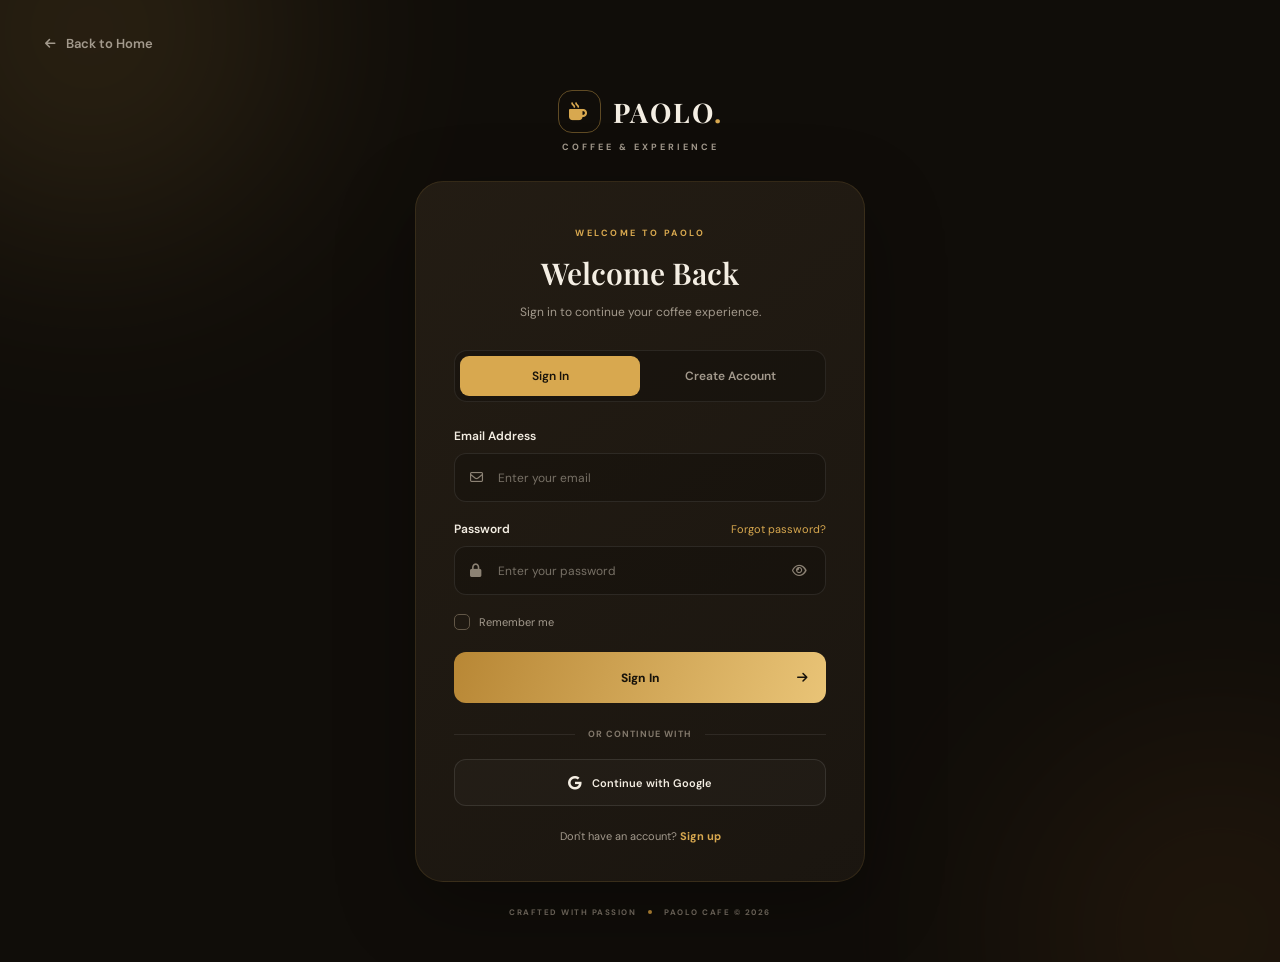
<file: login.html>
<!DOCTYPE html>
<html lang="en" dir="ltr">
<head>
    <meta charset="UTF-8">
    <meta name="viewport" content="width=device-width, initial-scale=1.0">
    <meta name="description" content="Sign in or create your Paolo Cafe account.">
    <meta name="theme-color" content="#100d09">
    <title>Account | Paolo Cafe</title>

    <!-- Google Fonts -->
    <link rel="preconnect" href="https://fonts.googleapis.com">
    <link rel="preconnect" href="https://fonts.gstatic.com" crossorigin>
    <link href="https://fonts.googleapis.com/css2?family=DM+Sans:wght@400;500;600;700;800&family=Playfair+Display:wght@500;600;700&display=swap" rel="stylesheet">

    <!-- Font Awesome -->
    <link rel="stylesheet" href="https://cdnjs.cloudflare.com/ajax/libs/font-awesome/6.5.2/css/all.min.css">

    <!-- Stylesheet -->
    <link rel="stylesheet" href="asstes/css/login.css">
</head>
<body>

    <main class="auth-page">

        <!-- Background Decoration -->
        <div class="background-glow glow-one"></div>
        <div class="background-glow glow-two"></div>

        <!-- Back Home -->
        <a href="index.html" class="back-home">
            <i class="fa-solid fa-arrow-left"></i>
            <span>Back to Home</span>
        </a>

        <!-- Authentication Container -->
        <section class="auth-container">

            <!-- Brand Section -->
            <div class="auth-brand">
                <a href="index.html" class="brand-logo">
                    <span class="brand-icon">
                        <i class="fa-solid fa-mug-hot"></i>
                    </span>
                    <span>PAOLO<span class="brand-dot">.</span></span>
                </a>

                <span class="brand-subtitle">COFFEE & EXPERIENCE</span>
            </div>

            <!-- Form Card -->
            <div class="auth-card">

                <!-- Card Heading -->
                <div class="auth-heading">
                    <span class="eyebrow">WELCOME TO PAOLO</span>
                    <h1 id="form-title">Welcome Back</h1>
                    <p id="form-description">
                        Sign in to continue your coffee experience.
                    </p>
                </div>

                <!-- Tabs -->
                <div class="auth-tabs">
                    <button class="auth-tab active" type="button" data-tab="login">
                        Sign In
                    </button>

                    <button class="auth-tab" type="button" data-tab="signup">
                        Create Account
                    </button>

                    <span class="tab-indicator"></span>
                </div>

                <!-- Global Message -->
                <div class="form-message" id="form-message" role="status" aria-live="polite"></div>

                <!-- Login Form -->
                <form id="login-form" class="auth-form" novalidate>

                    <div class="form-group">
                        <label for="login-email">Email Address</label>

                        <div class="input-wrapper">
                            <i class="fa-regular fa-envelope input-icon"></i>

                            <input
                                type="email"
                                id="login-email"
                                name="email"
                                placeholder="Enter your email"
                                autocomplete="email"
                            >
                        </div>

                        <small class="field-error"></small>
                    </div>

                    <div class="form-group">
                        <div class="label-row">
                            <label for="login-password">Password</label>
                            <a href="#" class="forgot-password" id="forgot-password">
                                Forgot password?
                            </a>
                        </div>

                        <div class="input-wrapper">
                            <i class="fa-solid fa-lock input-icon"></i>

                            <input
                                type="password"
                                id="login-password"
                                name="password"
                                placeholder="Enter your password"
                                autocomplete="current-password"
                            >

                            <button class="password-toggle" type="button" aria-label="Show password">
                                <i class="fa-regular fa-eye"></i>
                            </button>
                        </div>

                        <small class="field-error"></small>
                    </div>

                    <label class="remember-me">
                        <input type="checkbox" id="remember-me">
                        <span class="custom-checkbox"></span>
                        <span>Remember me</span>
                    </label>

                    <button type="submit" class="submit-btn">
                        <span class="btn-text">Sign In</span>
                        <span class="btn-loader"></span>
                        <i class="fa-solid fa-arrow-right btn-arrow"></i>
                    </button>

                </form>

                <!-- Signup Form -->
                <form id="signup-form" class="auth-form hidden" novalidate>

                    <div class="form-group">
                        <label for="signup-name">Full Name</label>

                        <div class="input-wrapper">
                            <i class="fa-regular fa-user input-icon"></i>

                            <input
                                type="text"
                                id="signup-name"
                                name="name"
                                placeholder="Enter your full name"
                                autocomplete="name"
                            >
                        </div>

                        <small class="field-error"></small>
                    </div>

                    <div class="form-group">
                        <label for="signup-email">Email Address</label>

                        <div class="input-wrapper">
                            <i class="fa-regular fa-envelope input-icon"></i>

                            <input
                                type="email"
                                id="signup-email"
                                name="email"
                                placeholder="Enter your email"
                                autocomplete="email"
                            >
                        </div>

                        <small class="field-error"></small>
                    </div>

                    <div class="form-group">
                        <label for="signup-password">Password</label>

                        <div class="input-wrapper">
                            <i class="fa-solid fa-lock input-icon"></i>

                            <input
                                type="password"
                                id="signup-password"
                                name="password"
                                placeholder="Create a strong password"
                                autocomplete="new-password"
                            >

                            <button class="password-toggle" type="button" aria-label="Show password">
                                <i class="fa-regular fa-eye"></i>
                            </button>
                        </div>

                        <small class="field-error"></small>

                        <!-- Password Requirements -->
                        <div class="password-rules">
                            <p>Password must contain:</p>

                            <ul>
                                <li data-rule="length">
                                    <i class="fa-solid fa-circle-check"></i>
                                    At least 8 characters
                                </li>

                                <li data-rule="uppercase">
                                    <i class="fa-solid fa-circle-check"></i>
                                    One uppercase letter
                                </li>

                                <li data-rule="lowercase">
                                    <i class="fa-solid fa-circle-check"></i>
                                    One lowercase letter
                                </li>

                                <li data-rule="number">
                                    <i class="fa-solid fa-circle-check"></i>
                                    One number
                                </li>

                                <li data-rule="special">
                                    <i class="fa-solid fa-circle-check"></i>
                                    One special character
                                </li>
                            </ul>
                        </div>
                    </div>

                    <div class="form-group">
                        <label for="signup-confirm">Confirm Password</label>

                        <div class="input-wrapper">
                            <i class="fa-solid fa-shield-halved input-icon"></i>

                            <input
                                type="password"
                                id="signup-confirm"
                                name="confirmPassword"
                                placeholder="Confirm your password"
                                autocomplete="new-password"
                            >

                            <button class="password-toggle" type="button" aria-label="Show password">
                                <i class="fa-regular fa-eye"></i>
                            </button>
                        </div>

                        <small class="field-error"></small>
                    </div>

                    <label class="terms-checkbox">
                        <input type="checkbox" id="terms">
                        <span class="custom-checkbox"></span>

                        <span>
                            I agree to the
                            <a href="#">Terms of Service</a>
                            and
                            <a href="#">Privacy Policy</a>.
                        </span>
                    </label>

                    <small class="terms-error"></small>

                    <button type="submit" class="submit-btn">
                        <span class="btn-text">Create Account</span>
                        <span class="btn-loader"></span>
                        <i class="fa-solid fa-arrow-right btn-arrow"></i>
                    </button>

                </form>

                <!-- Divider -->
                <div class="auth-divider">
                    <span>OR CONTINUE WITH</span>
                </div>

                <!-- Social Login -->
                <button type="button" class="social-btn" id="google-login">
                    <i class="fa-brands fa-google"></i>
                    Continue with Google
                </button>

                <!-- Footer -->
                <div class="auth-footer">
                    <p id="switch-text">
                        Don't have an account?
                        <button type="button" data-switch="signup">Sign up</button>
                    </p>
                </div>

            </div>

            <!-- Bottom Text -->
            <div class="auth-bottom">
                <span>CRAFTED WITH PASSION</span>
                <span class="bottom-divider"></span>
                <span>PAOLO CAFE © 2026</span>
            </div>

        </section>

    </main>

    <script src="./asstes/js/login.js"></script>
</body>
</html>
</file>
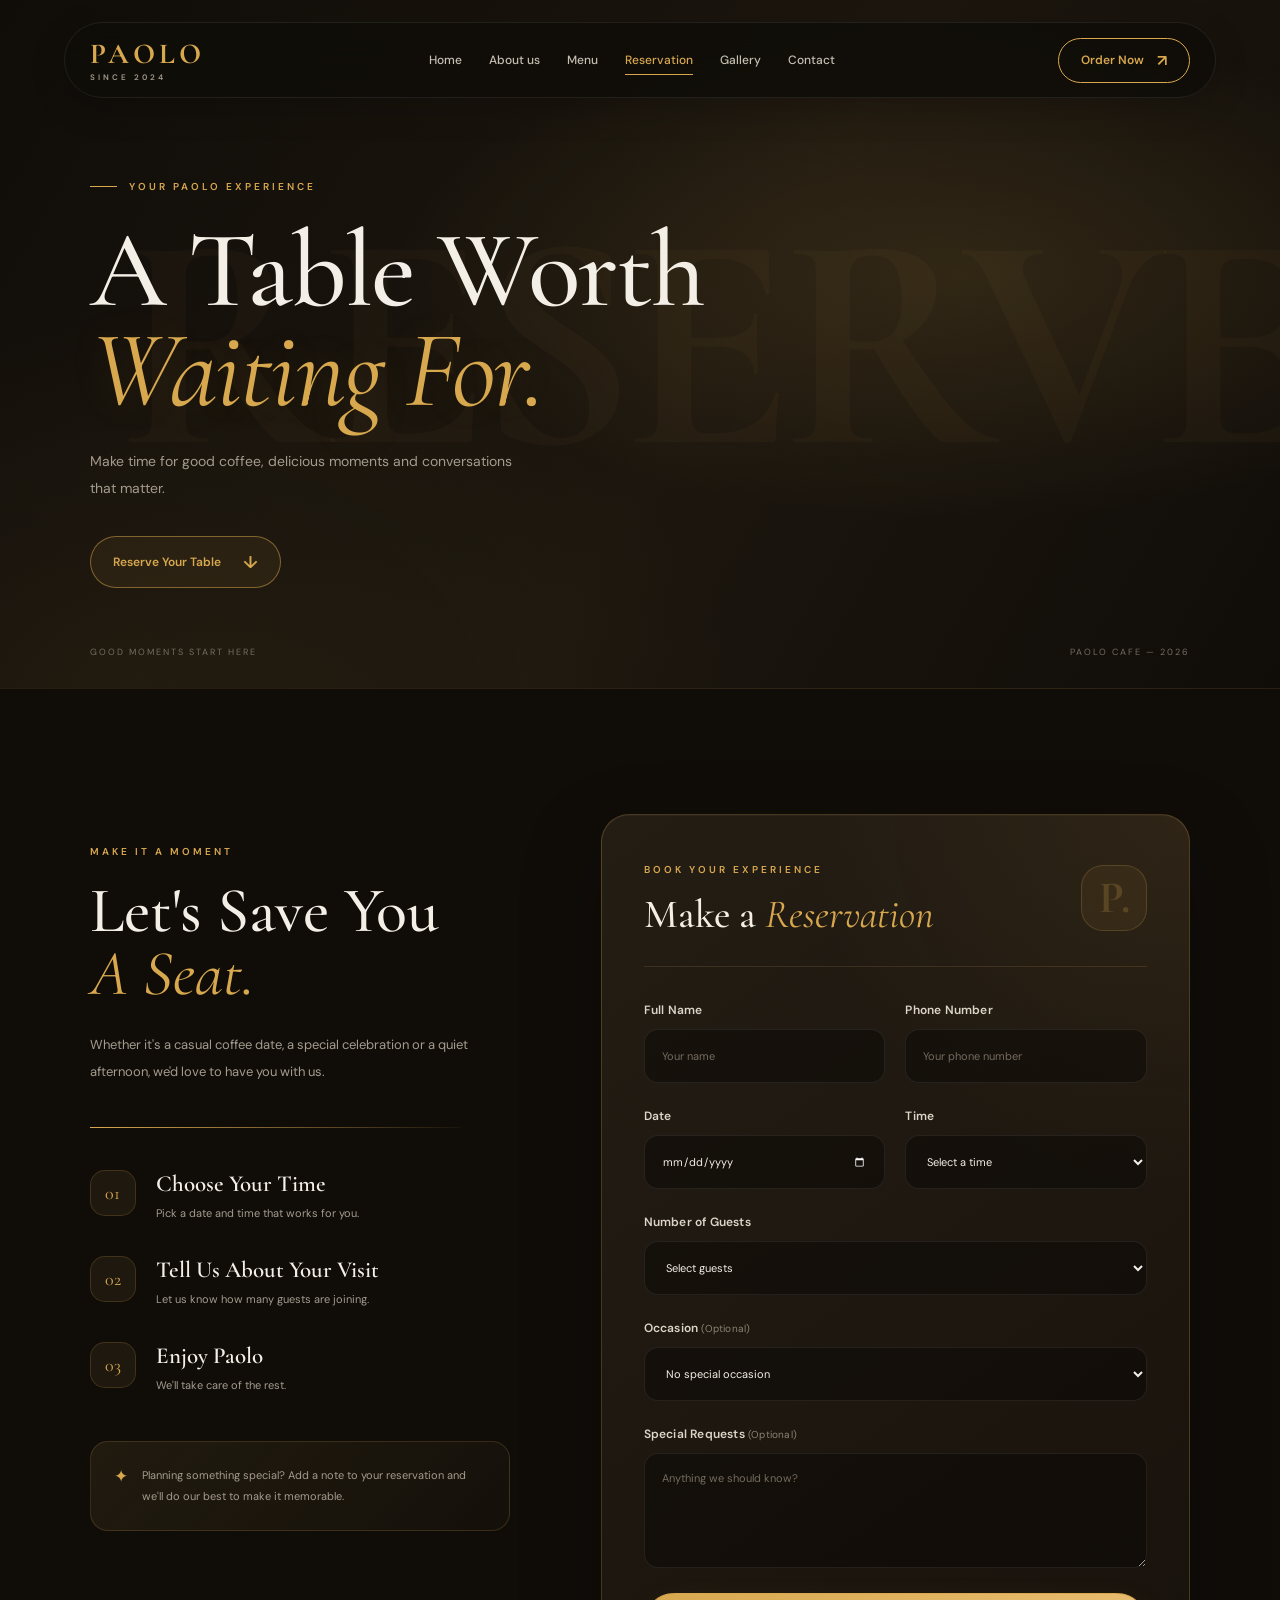
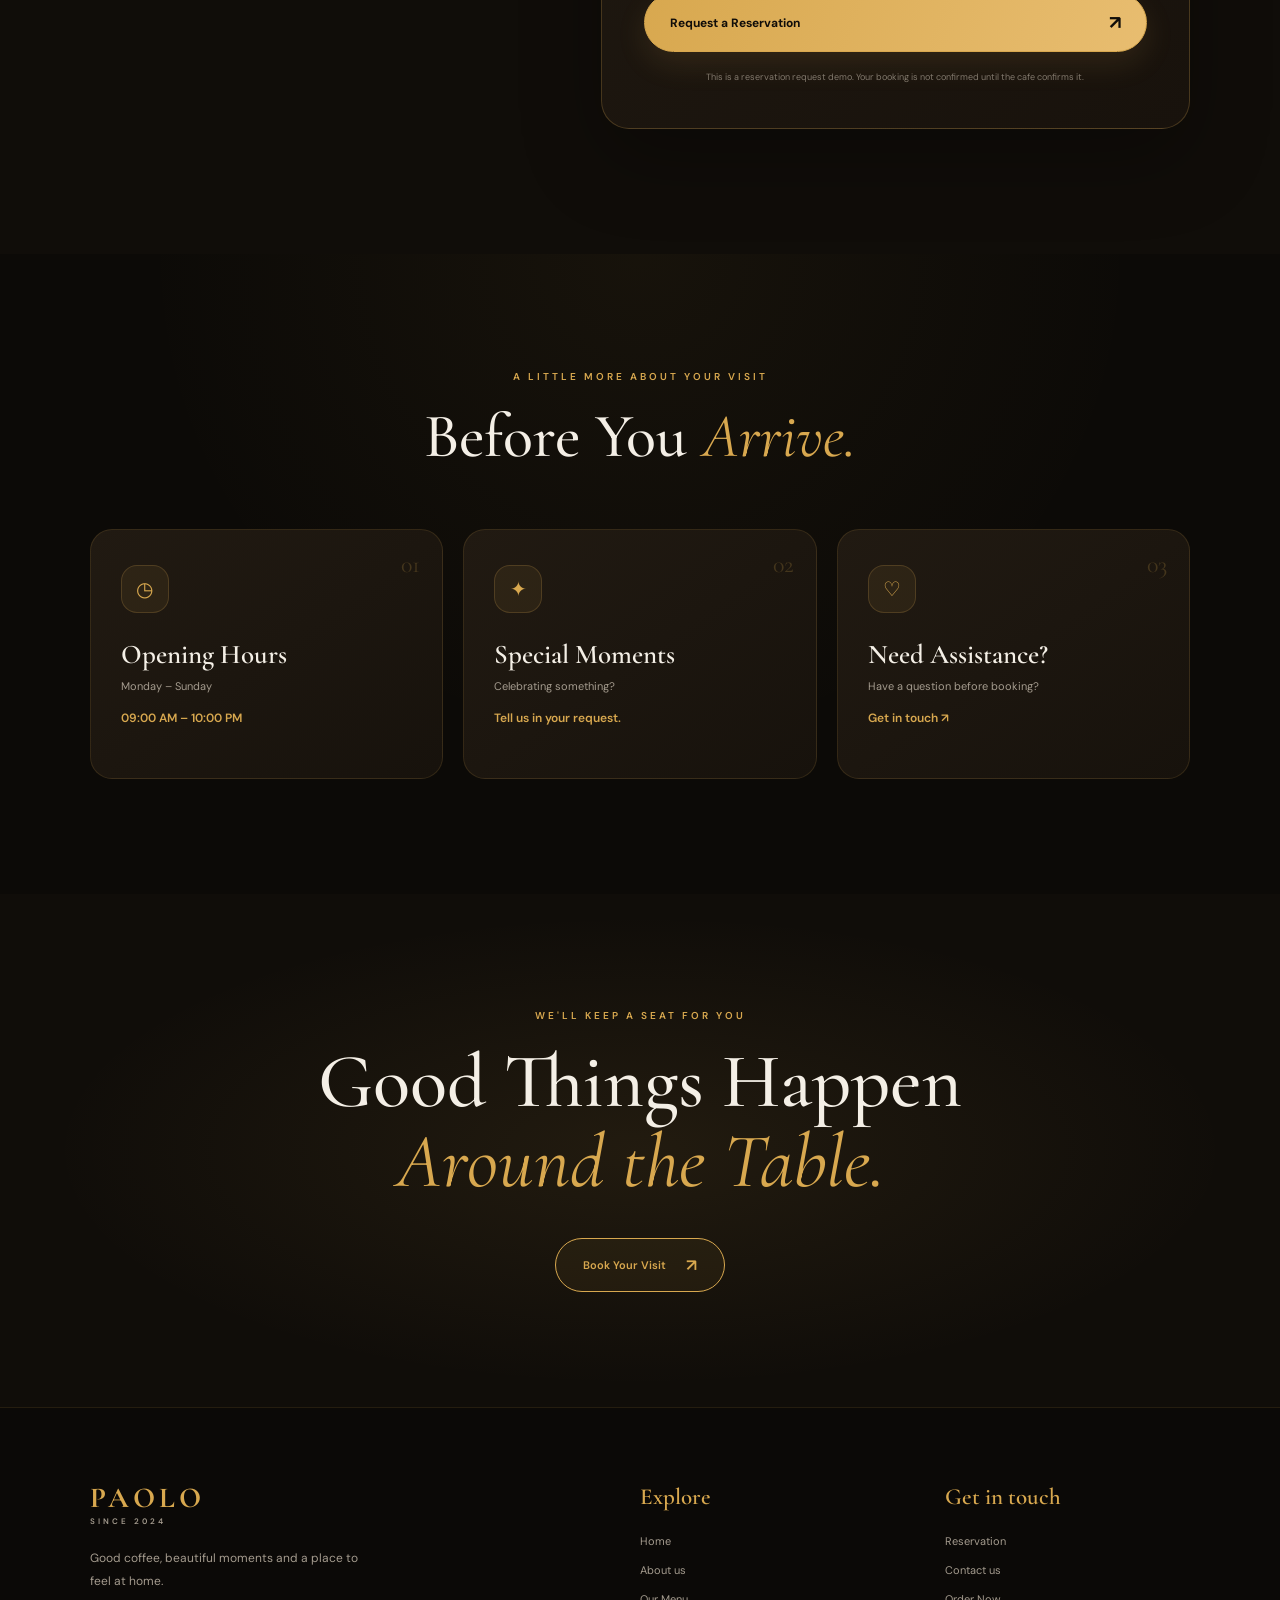
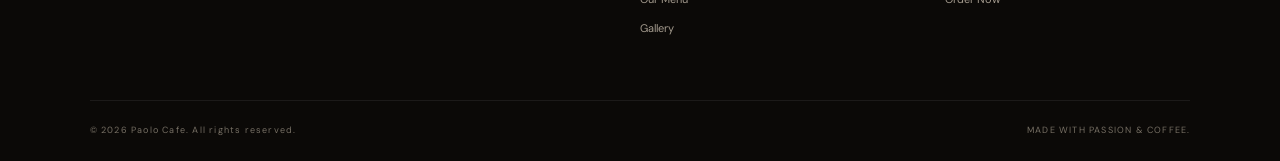
<file: reservation.html>
<!DOCTYPE html>
<html lang="en" dir="ltr">
<head>
    <meta charset="UTF-8">
    <meta name="viewport" content="width=device-width, initial-scale=1.0">
    <meta name="description" content="Reserve your table at Paolo Cafe and enjoy exceptional coffee, food and atmosphere.">
    <meta name="theme-color" content="#100d09">

    <title>Reservation | Paolo Cafe</title>

    <link rel="preconnect" href="https://fonts.googleapis.com">
    <link rel="preconnect" href="https://fonts.gstatic.com" crossorigin>

    <link href="https://fonts.googleapis.com/css2?family=Cormorant+Garamond:wght@400;500;600;700&family=DM+Sans:wght@400;500;600;700&display=swap" rel="stylesheet">

    <link rel="stylesheet" href="./asstes/css/reservation.css">
</head>

<body>

    <!-- Header -->
    <header class="site-header">
        <div class="header-inner">

            <a href="index.html" class="logo" aria-label="Paolo Cafe Home">
                <span class="logo-name">PAOLO</span>
                <span class="logo-subtitle">SINCE 2024</span>
            </a>

            <button class="menu-toggle" id="menu-toggle"
                aria-label="Open navigation menu"
                aria-expanded="false"
                aria-controls="main-nav">
                <span></span>
                <span></span>
            </button>

            <nav class="main-nav" id="main-nav">
                <a href="index.html">Home</a>
                <a href="about.html">About us</a>
                <a href="menu.html">Menu</a>
                <a href="reservation.html" class="active">Reservation</a>
                <a href="gallery.html">Gallery</a>
                <a href="contact.html">Contact</a>
            </nav>

            <a href="menu.html" class="order-btn">Order Now <span>↗</span></a>

        </div>
    </header>


    <main>

        <!-- Reservation Hero -->
        <section class="reservation-hero">

            <div class="hero-content">

                <span class="eyebrow">
                    <span></span>
                    YOUR PAOLO EXPERIENCE
                </span>

                <h1>A Table Worth <em>Waiting For.</em></h1>

                <p>
                    Make time for good coffee, delicious moments
                    and conversations that matter.
                </p>

                <a href="#booking" class="hero-link">
                    Reserve Your Table
                    <span>↓</span>
                </a>

            </div>

            <div class="hero-decoration" aria-hidden="true">
                <span>RESERVE</span>
            </div>

            <div class="hero-caption">
                <span>GOOD MOMENTS START HERE</span>
                <span>PAOLO CAFE — 2026</span>
            </div>

        </section>


        <!-- Booking Section -->
        <section class="booking-section" id="booking">

            <div class="booking-layout">

                <!-- Booking Introduction -->
                <div class="booking-info">

                    <span class="section-label">MAKE IT A MOMENT</span>

                    <h2>Let's Save You<br><em>A Seat.</em></h2>

                    <p>
                        Whether it's a casual coffee date, a special
                        celebration or a quiet afternoon, we'd love
                        to have you with us.
                    </p>

                    <div class="info-divider"></div>

                    <div class="booking-detail">
                        <span class="detail-icon">01</span>
                        <div>
                            <h3>Choose Your Time</h3>
                            <p>Pick a date and time that works for you.</p>
                        </div>
                    </div>

                    <div class="booking-detail">
                        <span class="detail-icon">02</span>
                        <div>
                            <h3>Tell Us About Your Visit</h3>
                            <p>Let us know how many guests are joining.</p>
                        </div>
                    </div>

                    <div class="booking-detail">
                        <span class="detail-icon">03</span>
                        <div>
                            <h3>Enjoy Paolo</h3>
                            <p>We'll take care of the rest.</p>
                        </div>
                    </div>

                    <div class="booking-note">
                        <span class="note-icon">✦</span>
                        <p>
                            Planning something special?
                            Add a note to your reservation and
                            we'll do our best to make it memorable.
                        </p>
                    </div>

                </div>


                <!-- Booking Form -->
                <div class="booking-card">

                    <div class="form-heading">
                        <div>
                            <span class="section-label">BOOK YOUR EXPERIENCE</span>
                            <h2>Make a <em>Reservation</em></h2>
                        </div>

                        <span class="form-mark">P.</span>
                    </div>

                    <form id="reservation-form">

                        <div class="form-row">

                            <div class="form-group">
                                <label for="full-name">Full Name</label>
                                <input
                                    type="text"
                                    id="full-name"
                                    name="fullName"
                                    placeholder="Your name"
                                    autocomplete="name"
                                    required>
                            </div>

                            <div class="form-group">
                                <label for="phone">Phone Number</label>
                                <input
                                    type="tel"
                                    id="phone"
                                    name="phone"
                                    placeholder="Your phone number"
                                    autocomplete="tel"
                                    required>
                            </div>

                        </div>


                        <div class="form-row">

                            <div class="form-group">
                                <label for="reservation-date">Date</label>
                                <input
                                    type="date"
                                    id="reservation-date"
                                    name="date"
                                    required>
                            </div>

                            <div class="form-group">
                                <label for="reservation-time">Time</label>
                                <select
                                    id="reservation-time"
                                    name="time"
                                    required>

                                    <option value="" disabled selected>
                                        Select a time
                                    </option>

                                    <option value="09:00">09:00 AM</option>
                                    <option value="10:00">10:00 AM</option>
                                    <option value="11:00">11:00 AM</option>
                                    <option value="12:00">12:00 PM</option>
                                    <option value="13:00">01:00 PM</option>
                                    <option value="14:00">02:00 PM</option>
                                    <option value="15:00">03:00 PM</option>
                                    <option value="16:00">04:00 PM</option>
                                    <option value="17:00">05:00 PM</option>
                                    <option value="18:00">06:00 PM</option>
                                    <option value="19:00">07:00 PM</option>
                                    <option value="20:00">08:00 PM</option>
                                    <option value="21:00">09:00 PM</option>

                                </select>
                            </div>

                        </div>


                        <div class="form-group guests-group">
                            <label for="guests">Number of Guests</label>

                            <select id="guests" name="guests" required>
                                <option value="" disabled selected>
                                    Select guests
                                </option>
                                <option value="1">1 Guest</option>
                                <option value="2">2 Guests</option>
                                <option value="3">3 Guests</option>
                                <option value="4">4 Guests</option>
                                <option value="5">5 Guests</option>
                                <option value="6">6 Guests</option>
                                <option value="7">7 Guests</option>
                                <option value="8">8 Guests</option>
                            </select>
                        </div>


                        <div class="form-group">
                            <label for="occasion">Occasion <span>(Optional)</span></label>

                            <select id="occasion" name="occasion">
                                <option value="" selected>No special occasion</option>
                                <option value="Birthday">Birthday</option>
                                <option value="Anniversary">Anniversary</option>
                                <option value="Date Night">Date Night</option>
                                <option value="Business Meeting">Business Meeting</option>
                                <option value="Other">Other</option>
                            </select>
                        </div>


                        <div class="form-group">
                            <label for="message">Special Requests <span>(Optional)</span></label>

                            <textarea
                                id="message"
                                name="message"
                                rows="3"
                                placeholder="Anything we should know?"></textarea>
                        </div>


                        <button type="submit" class="submit-btn">
                            <span>Request a Reservation</span>
                            <span class="submit-arrow">↗</span>
                        </button>

                        <p class="form-disclaimer">
                            This is a reservation request demo.
                            Your booking is not confirmed until
                            the cafe confirms it.
                        </p>

                        <div class="form-message" id="form-message"
                            role="status" aria-live="polite"></div>

                    </form>

                </div>

            </div>

        </section>


        <!-- Visit Information -->
        <section class="visit-section">

            <div class="visit-heading">
                <span class="section-label">A LITTLE MORE ABOUT YOUR VISIT</span>
                <h2>Before You <em>Arrive.</em></h2>
            </div>

            <div class="visit-grid">

                <article class="visit-card">
                    <span class="visit-number">01</span>
                    <span class="visit-icon">◷</span>
                    <h3>Opening Hours</h3>
                    <p>Monday – Sunday</p>
                    <strong>09:00 AM – 10:00 PM</strong>
                </article>

                <article class="visit-card">
                    <span class="visit-number">02</span>
                    <span class="visit-icon">✦</span>
                    <h3>Special Moments</h3>
                    <p>Celebrating something?</p>
                    <strong>Tell us in your request.</strong>
                </article>

                <article class="visit-card">
                    <span class="visit-number">03</span>
                    <span class="visit-icon">♡</span>
                    <h3>Need Assistance?</h3>
                    <p>Have a question before booking?</p>
                    <strong><a href="contact.html">Get in touch ↗</a></strong>
                </article>

            </div>

        </section>


        <!-- Closing Banner -->
        <section class="reservation-banner">

            <span class="section-label">WE'LL KEEP A SEAT FOR YOU</span>

            <h2>Good Things Happen<br> <em>Around the Table.</em></h2>

            <a href="#booking" class="banner-btn">
                Book Your Visit <span>↗</span>
            </a>

        </section>

    </main>


    <!-- Footer -->
    <footer class="site-footer">

        <div class="footer-main">

            <div class="footer-brand">
                <a href="index.html" class="logo">
                    <span class="logo-name">PAOLO</span>
                    <span class="logo-subtitle">SINCE 2024</span>
                </a>

                <p>
                    Good coffee, beautiful moments
                    and a place to feel at home.
                </p>
            </div>

            <div class="footer-links">
                <h3>Explore</h3>
                <a href="index.html">Home</a>
                <a href="about.html">About us</a>
                <a href="menu.html">Our Menu</a>
                <a href="gallery.html">Gallery</a>
            </div>

            <div class="footer-links">
                <h3>Get in touch</h3>
                <a href="reservation.html">Reservation</a>
                <a href="contact.html">Contact us</a>
                <a href="menu.html">Order Now</a>
            </div>

        </div>

        <div class="footer-bottom">
            <span>© 2026 Paolo Cafe. All rights reserved.</span>
            <span>MADE WITH PASSION & COFFEE.</span>
        </div>

    </footer>


    <script src="./asstes/js/reservation.js"></script>

</body>
</html>
</file>
<file: asstes/css/gallery.css>
/* =========================
   GALLERY PAGE - BASE
========================= */

:root {
    --bg: #100d09;
    --surface: #1b1610;
    --surface-light: #241d14;
    --gold: #d8a84f;
    --gold-light: #e3ad57;
    --gold-dark: #c99748;
    --text: #f4efe6;
    --text-muted: #a49b8e;
    --border: rgba(216, 168, 79, 0.18);
    --heading-font: "Cormorant Garamond", serif;
    --body-font: "DM Sans", sans-serif;
    --container: 1400px;
}

* {
    margin: 0;
    padding: 0;
    box-sizing: border-box;
}

html {
    scroll-behavior: smooth;
    scroll-padding-top: 110px;
}

body {
    background: var(--bg);
    color: var(--text);
    font-family: var(--body-font);
    overflow-x: hidden;
}

a {
    color: inherit;
    text-decoration: none;
}

button {
    font: inherit;
}

img {
    display: block;
    width: 100%;
}

::selection {
    background: var(--gold);
    color: var(--bg);
}


/* =========================
   HEADER
========================= */

.site-header {
    position: fixed;
    top: 22px;
    left: 0;
    z-index: 1000;
    width: 100%;
    padding: 0 5%;
}

.header-inner {
    position: relative;
    display: flex;
    align-items: center;
    justify-content: space-between;
    gap: 28px;
    width: 100%;
    max-width: var(--container);
    min-height: 76px;
    margin: auto;
    padding: 12px 25px;
    border: 1px solid rgba(255, 255, 255, 0.08);
    border-radius: 60px;
    background: rgba(16, 13, 9, 0.86);
    backdrop-filter: blur(18px);
    -webkit-backdrop-filter: blur(18px);
    box-shadow: 0 10px 35px rgba(0, 0, 0, 0.18);
}

.logo {
    display: flex;
    flex-direction: column;
    flex-shrink: 0;
    line-height: 1;
}

.logo-name {
    color: var(--gold);
    font-family: var(--heading-font);
    font-size: 29px;
    font-weight: 700;
    letter-spacing: 4px;
}

.logo-subtitle {
    margin-top: 5px;
    color: var(--text-muted);
    font-size: 8px;
    font-weight: 600;
    letter-spacing: 3px;
}

.main-nav {
    display: flex;
    align-items: center;
    justify-content: center;
    gap: 27px;
}

.main-nav a {
    position: relative;
    padding: 9px 0;
    color: #c7bfb2;
    font-size: 12px;
    font-weight: 500;
    transition: color 0.3s ease;
}

.main-nav a::after {
    position: absolute;
    right: 0;
    bottom: 2px;
    left: 0;
    width: 0;
    height: 1px;
    margin: auto;
    background: var(--gold);
    content: "";
    transition: width 0.3s ease;
}

.main-nav a:hover,
.main-nav a.active {
    color: var(--gold);
}

.main-nav a:hover::after,
.main-nav a.active::after {
    width: 100%;
}

.order-btn {
    display: inline-flex;
    align-items: center;
    justify-content: center;
    gap: 13px;
    flex-shrink: 0;
    min-height: 45px;
    padding: 0 22px;
    border: 1px solid var(--gold);
    border-radius: 50px;
    color: var(--gold);
    font-size: 12px;
    font-weight: 600;
    transition: background 0.3s ease, color 0.3s ease;
}

.order-btn span {
    font-size: 16px;
}

.order-btn:hover {
    background: var(--gold);
    color: var(--bg);
}

.menu-toggle {
    display: none;
}


/* =========================
   GALLERY HERO
========================= */

.gallery-hero {
    position: relative;
    display: flex;
    align-items: center;
    min-height: 570px;
    padding: 180px 7% 105px;
    overflow: hidden;
    border-bottom: 1px solid rgba(216, 168, 79, 0.1);
    background:
        radial-gradient(
            ellipse at 80% 35%,
            rgba(216, 168, 79, 0.09),
            transparent 42%
        ),
        linear-gradient(
            115deg,
            #100d09 0%,
            #171109 55%,
            #100d09 100%
        );
}

.hero-content {
    position: relative;
    z-index: 2;
    width: 100%;
    max-width: var(--container);
    margin: 0 auto;
}

.eyebrow {
    display: flex;
    align-items: center;
    gap: 12px;
    color: var(--gold);
    font-size: 10px;
    font-weight: 600;
    letter-spacing: 3px;
}

.eyebrow span {
    width: 27px;
    height: 1px;
    background: var(--gold);
}

.hero-content h1 {
    margin-top: 27px;
    font-family: var(--heading-font);
    font-size: clamp(58px, 8vw, 108px);
    font-weight: 500;
    line-height: 0.95;
    letter-spacing: -2px;
}

.hero-content h1 em {
    color: var(--gold);
    font-weight: 400;
}

.hero-content > p {
    max-width: 420px;
    margin-top: 27px;
    color: var(--text-muted);
    font-size: 14px;
    line-height: 1.9;
}

.hero-bottom {
    display: flex;
    align-items: center;
    gap: 15px;
    margin-top: 70px;
    color: #8f8577;
    font-size: 9px;
    letter-spacing: 2.5px;
}

.hero-line {
    width: 48px;
    height: 1px;
    background: var(--gold);
}

.hero-decoration {
    position: absolute;
    top: 50%;
    right: -35px;
    transform: translateY(-50%);
    pointer-events: none;
}

.hero-decoration span {
    color: rgba(216, 168, 79, 0.035);
    font-family: var(--heading-font);
    font-size: clamp(180px, 29vw, 420px);
    font-weight: 700;
    letter-spacing: -15px;
}


/* =========================
   GALLERY SECTION
========================= */

.gallery-section {
    width: 100%;
    max-width: var(--container);
    margin: auto;
    padding: 100px 7% 110px;
}

.section-heading {
    display: flex;
    align-items: flex-end;
    justify-content: space-between;
    gap: 30px;
    margin-bottom: 48px;
}

.section-label {
    color: var(--gold);
    font-size: 10px;
    font-weight: 600;
    letter-spacing: 3px;
}

.section-heading h2 {
    margin-top: 13px;
    font-family: var(--heading-font);
    font-size: clamp(42px, 5vw, 65px);
    font-weight: 500;
    line-height: 1;
}

.section-heading h2 em {
    color: var(--gold);
    font-weight: 400;
}

.section-heading > p {
    max-width: 260px;
    padding-bottom: 5px;
    color: var(--text-muted);
    font-size: 12px;
    line-height: 1.9;
}


/* =========================
   GALLERY GRID
========================= */

.gallery-grid {
    display: grid;
    grid-template-columns: repeat(4, minmax(0, 1fr));
    grid-template-rows: repeat(2, 240px);
    gap: 18px;
}

.gallery-item {
    position: relative;
    display: block;
    min-width: 0;
    overflow: hidden;
    border: 1px solid rgba(216, 168, 79, 0.12);
    border-radius: 6px;
    background: var(--surface);
    isolation: isolate;
}

.gallery-item img {
    width: 100%;
    height: 100%;
    object-fit: cover;
    filter: brightness(0.78);
    transition:
        transform 0.7s cubic-bezier(0.2, 0.7, 0.2, 1),
        filter 0.5s ease;
}

.item-1 {
    grid-column: 1;
    grid-row: 1 / 3;
}

.item-2 {
    grid-column: 2;
    grid-row: 1;
}

.item-3 {
    grid-column: 3 / 5;
    grid-row: 1;
}

.item-4 {
    grid-column: 2;
    grid-row: 2;
}

.item-5 {
    grid-column: 3;
    grid-row: 2;
}

.item-6 {
    grid-column: 4;
    grid-row: 2;
}

.image-overlay {
    position: absolute;
    inset: 0;
    display: flex;
    align-items: flex-end;
    justify-content: space-between;
    padding: 20px;
    background: linear-gradient(
        0deg,
        rgba(10, 8, 5, 0.78) 0%,
        rgba(10, 8, 5, 0.08) 55%,
        transparent 100%
    );
    opacity: 0.8;
    transition: opacity 0.4s ease;
}

.image-number {
    color: #f5eee2;
    font-size: 10px;
    font-weight: 600;
    letter-spacing: 2px;
}

.image-action {
    display: flex;
    align-items: center;
    justify-content: center;
    width: 36px;
    height: 36px;
    border: 1px solid rgba(216, 168, 79, 0.7);
    border-radius: 50%;
    color: var(--gold);
    font-size: 17px;
    opacity: 0;
    transform: translateY(8px);
    transition: all 0.35s ease;
}

.gallery-item:hover img {
    filter: brightness(1);
    transform: scale(1.07);
}

.gallery-item:hover .image-overlay {
    opacity: 1;
}

.gallery-item:hover .image-action {
    opacity: 1;
    transform: translateY(0);
}


/* =========================
   GALLERY BOTTOM
========================= */

.gallery-bottom {
    display: flex;
    align-items: center;
    justify-content: center;
    gap: 35px;
    margin-top: 55px;
}

.bottom-line {
    width: 100%;
    max-width: 180px;
    height: 1px;
    background: var(--border);
}

.more-btn {
    display: inline-flex;
    align-items: center;
    justify-content: center;
    gap: 18px;
    min-height: 52px;
    padding: 0 25px;
    border: 1px solid var(--gold);
    border-radius: 50px;
    color: var(--gold);
    font-size: 11px;
    font-weight: 600;
    letter-spacing: 0.5px;
    white-space: nowrap;
    transition: all 0.3s ease;
}

.btn-arrow {
    font-size: 17px;
    transition: transform 0.3s ease;
}

.more-btn:hover {
    background: var(--gold);
    color: var(--bg);
}

.more-btn:hover .btn-arrow {
    transform: translate(3px, -3px);
}


/* =========================
   FOOTER
========================= */

.site-footer {
    padding: 75px 7% 25px;
    background: #0b0907;
    border-top: 1px solid rgba(216, 168, 79, 0.12);
}

.footer-main {
    display: grid;
    grid-template-columns: 2fr 1fr 1fr;
    gap: 60px;
    width: 100%;
    max-width: var(--container);
    margin: 0 auto;
    padding-bottom: 65px;
}

.footer-brand p {
    max-width: 270px;
    margin-top: 22px;
    color: var(--text-muted);
    font-size: 12px;
    line-height: 1.9;
}

.footer-links {
    display: flex;
    flex-direction: column;
    align-items: flex-start;
    gap: 15px;
}

.footer-links h3 {
    margin-bottom: 8px;
    color: var(--gold);
    font-family: var(--heading-font);
    font-size: 23px;
    font-weight: 600;
}

.footer-links a {
    color: var(--text-muted);
    font-size: 11px;
    transition: color 0.3s ease;
}

.footer-links a:hover {
    color: var(--gold);
}

.footer-bottom {
    display: flex;
    align-items: center;
    justify-content: space-between;
    gap: 20px;
    max-width: var(--container);
    margin: auto;
    padding-top: 23px;
    border-top: 1px solid rgba(255, 255, 255, 0.07);
    color: #766f64;
    font-size: 9px;
    letter-spacing: 1.2px;
}


/* =========================
   TABLET
========================= */

@media (max-width: 1100px) {
    .site-header {
        padding: 0 3%;
    }

    .header-inner {
        gap: 18px;
        padding: 12px 20px;
    }

    .main-nav {
        gap: 16px;
    }

    .main-nav a {
        font-size: 11px;
    }

    .gallery-section {
        padding-right: 5%;
        padding-left: 5%;
    }

    .gallery-grid {
        grid-template-rows: repeat(2, 210px);
        gap: 14px;
    }

    .gallery-hero {
        padding-right: 5%;
        padding-left: 5%;
    }
}


/* =========================
   MOBILE NAVIGATION
========================= */

@media (max-width: 850px) {
    .site-header {
        top: 12px;
        padding: 0 4%;
    }

    .header-inner {
        min-height: 68px;
        padding: 10px 18px;
    }

    .menu-toggle {
        display: flex;
        flex-direction: column;
        justify-content: center;
        gap: 6px;
        width: 42px;
        height: 42px;
        margin-left: auto;
        border: 1px solid var(--border);
        border-radius: 50%;
        background: transparent;
        cursor: pointer;
    }

    .menu-toggle span {
        display: block;
        width: 17px;
        height: 1px;
        margin: 0 auto;
        background: var(--gold);
        transition: transform 0.3s ease;
    }

    .menu-toggle.is-active span:first-child {
        transform: translateY(3.5px) rotate(45deg);
    }

    .menu-toggle.is-active span:last-child {
        transform: translateY(-3.5px) rotate(-45deg);
    }

    .main-nav {
        position: absolute;
        top: calc(100% + 10px);
        right: 0;
        left: 0;
        display: flex;
        flex-direction: column;
        align-items: stretch;
        gap: 0;
        max-height: 0;
        padding: 0 22px;
        overflow: hidden;
        border: 1px solid transparent;
        border-radius: 24px;
        background: rgba(16, 13, 9, 0.97);
        opacity: 0;
        visibility: hidden;
        transition:
            max-height 0.4s ease,
            padding 0.4s ease,
            opacity 0.3s ease,
            visibility 0.3s ease,
            border-color 0.3s ease;
    }

    .main-nav.is-open {
        max-height: 420px;
        padding: 14px 22px;
        border-color: var(--border);
        opacity: 1;
        visibility: visible;
    }

    .main-nav a {
        padding: 14px 4px;
        border-bottom: 1px solid rgba(255, 255, 255, 0.05);
        font-size: 12px;
    }

    .main-nav a:last-child {
        border-bottom: 0;
    }

    .main-nav a::after {
        display: none;
    }

    .order-btn {
        min-height: 40px;
        padding: 0 15px;
        font-size: 10px;
    }

    .gallery-hero {
        min-height: 500px;
        padding-top: 160px;
        padding-bottom: 80px;
    }

    .gallery-grid {
        grid-template-rows: repeat(2, 190px);
    }

    .footer-main {
        gap: 35px;
    }
}


/* =========================
   SMALL TABLET / MOBILE
========================= */

@media (max-width: 650px) {
    .gallery-hero {
        min-height: 450px;
        padding: 150px 6% 70px;
    }

    .hero-content h1 {
        font-size: clamp(54px, 12vw, 76px);
    }

    .hero-content > p {
        max-width: 330px;
        font-size: 12px;
    }

    .hero-bottom {
        margin-top: 48px;
    }

    .hero-decoration {
        top: 65%;
        right: -25px;
    }

    .hero-decoration span {
        font-size: 190px;
    }

    .gallery-section {
        padding: 75px 6% 85px;
    }

    .section-heading {
        align-items: flex-start;
        flex-direction: column;
        gap: 17px;
        margin-bottom: 30px;
    }

    .section-heading h2 {
        font-size: 49px;
    }

    .section-heading > p {
        max-width: 320px;
    }

    .gallery-grid {
        grid-template-columns: repeat(2, minmax(0, 1fr));
        grid-template-rows: 230px 175px 175px;
        gap: 12px;
    }

    .item-1 {
        grid-column: 1;
        grid-row: 1 / 3;
    }

    .item-2 {
        grid-column: 2;
        grid-row: 1;
    }

    .item-3 {
        grid-column: 2;
        grid-row: 2;
    }

    .item-4 {
        grid-column: 1;
        grid-row: 3;
    }

    .item-5 {
        grid-column: 2;
        grid-row: 3;
    }

    .item-6 {
        display: none;
    }

    .image-overlay {
        padding: 12px;
        opacity: 1;
    }

    .image-number {
        font-size: 8px;
    }

    .image-action {
        width: 29px;
        height: 29px;
        font-size: 14px;
        opacity: 1;
        transform: none;
    }

    .gallery-bottom {
        gap: 15px;
        margin-top: 38px;
    }

    .bottom-line {
        max-width: 55px;
    }

    .more-btn {
        min-height: 47px;
        padding: 0 17px;
        font-size: 10px;
    }

    .site-footer {
        padding: 60px 6% 22px;
    }

    .footer-main {
        grid-template-columns: 1fr 1fr;
        gap: 40px 25px;
        padding-bottom: 45px;
    }

    .footer-brand {
        grid-column: 1 / -1;
    }

    .footer-bottom {
        align-items: flex-start;
        flex-direction: column;
        gap: 12px;
        font-size: 8px;
    }
}


/* =========================
   SMALL MOBILE
========================= */

@media (max-width: 420px) {
    .header-inner {
        min-height: 62px;
        padding: 8px 14px;
    }

    .logo-name {
        font-size: 25px;
    }

    .logo-subtitle {
        font-size: 7px;
    }

    .order-btn {
        min-height: 36px;
        padding: 0 11px;
        gap: 7px;
        font-size: 9px;
    }

    .menu-toggle {
        width: 36px;
        height: 36px;
    }

    .gallery-hero {
        min-height: 420px;
    }

    .hero-content h1 {
        font-size: 53px;
        letter-spacing: -1px;
    }

    .gallery-grid {
        grid-template-rows: 205px 150px 150px;
        gap: 9px;
    }

    .image-overlay {
        padding: 9px;
    }

    .image-number {
        font-size: 7px;
        letter-spacing: 1px;
    }

    .image-action {
        width: 25px;
        height: 25px;
        font-size: 12px;
    }

    .footer-main {
        gap: 35px 18px;
    }
}


/* =========================
   ACCESSIBILITY
========================= */

a:focus-visible,
button:focus-visible {
    outline: 2px solid var(--gold-light);
    outline-offset: 5px;
}

@media (prefers-reduced-motion: reduce) {
    *,
    *::before,
    *::after {
        scroll-behavior: auto !important;
        animation-duration: 0.01ms !important;
        animation-iteration-count: 1 !important;
        transition-duration: 0.01ms !important;
    }
}
</file>
<file: asstes/css/login.css>
/* ==============================
   01. ROOT & RESET
============================== */

:root {
    --bg: #100d09;
    --surface: #1b1610;
    --surface-light: #241d14;
    --gold: #d8a84f;
    --gold-light: #e9c477;
    --gold-dark: #b88735;
    --cream: #f8f6f1;
    --text: #f4eee3;
    --muted: #a39a8d;
    --danger: #e47770;
    --success: #80b78d;
    --border: rgba(255, 255, 255, 0.08);
    --radius: 22px;
    --transition: 0.3s ease;
}

* {
    margin: 0;
    padding: 0;
    box-sizing: border-box;
}

body {
    min-height: 100vh;
    font-family: "DM Sans", sans-serif;
    background: var(--bg);
    color: var(--text);
}

button,
input {
    font: inherit;
}

button {
    cursor: pointer;
}

a {
    color: inherit;
    text-decoration: none;
}

/* ==============================
   02. PAGE LAYOUT
============================== */

.auth-page {
    position: relative;
    min-height: 100vh;
    display: flex;
    align-items: center;
    justify-content: center;
    padding: 90px 20px 45px;
    overflow: hidden;
    isolation: isolate;
}

.background-glow {
    position: absolute;
    z-index: -1;
    width: 420px;
    height: 420px;
    border-radius: 50%;
    filter: blur(110px);
    opacity: 0.13;
    pointer-events: none;
}

.glow-one {
    top: -180px;
    left: -120px;
    background: var(--gold);
}

.glow-two {
    right: -150px;
    bottom: -180px;
    background: #8b5421;
}

/* ==============================
   03. BACK HOME
============================== */

.back-home {
    position: absolute;
    top: 35px;
    left: 45px;
    display: inline-flex;
    align-items: center;
    gap: 10px;
    color: var(--muted);
    font-size: 13px;
    font-weight: 600;
    transition: var(--transition);
}

.back-home i {
    font-size: 12px;
    transition: transform var(--transition);
}

.back-home:hover {
    color: var(--gold);
}

.back-home:hover i {
    transform: translateX(-5px);
}

/* ==============================
   04. AUTH CONTAINER
============================== */

.auth-container {
    width: 100%;
    max-width: 450px;
    margin: auto;
}

.auth-brand {
    display: flex;
    flex-direction: column;
    align-items: center;
    gap: 8px;
    margin-bottom: 28px;
}

.brand-logo {
    display: flex;
    align-items: center;
    gap: 12px;
    font-family: "Playfair Display", serif;
    font-size: 27px;
    font-weight: 700;
    letter-spacing: 2px;
}

.brand-icon {
    width: 43px;
    height: 43px;
    display: grid;
    place-items: center;
    border: 1px solid rgba(216, 168, 79, 0.4);
    border-radius: 14px;
    color: var(--gold);
    font-size: 18px;
}

.brand-dot {
    color: var(--gold);
}

.brand-subtitle {
    color: var(--muted);
    font-size: 9px;
    letter-spacing: 3px;
    font-weight: 700;
}

/* ==============================
   05. AUTH CARD
============================== */

.auth-card {
    width: 100%;
    padding: 38px;
    background: linear-gradient(
        145deg,
        rgba(36, 29, 20, 0.97),
        rgba(27, 22, 16, 0.98)
    );
    border: 1px solid rgba(216, 168, 79, 0.12);
    border-radius: 28px;
    box-shadow: 0 25px 80px rgba(0, 0, 0, 0.3);
    backdrop-filter: blur(20px);
}

.auth-heading {
    text-align: center;
    margin-bottom: 28px;
}

.eyebrow {
    color: var(--gold);
    font-size: 9px;
    font-weight: 700;
    letter-spacing: 2.5px;
}

.auth-heading h1 {
    margin: 12px 0 9px;
    font-family: "Playfair Display", serif;
    font-size: 30px;
    font-weight: 600;
}

.auth-heading p {
    color: var(--muted);
    font-size: 12px;
    line-height: 1.7;
}

/* ==============================
   06. AUTH TABS
============================== */

.auth-tabs {
    position: relative;
    display: grid;
    grid-template-columns: 1fr 1fr;
    padding: 5px;
    margin-bottom: 26px;
    background: rgba(0, 0, 0, 0.2);
    border: 1px solid var(--border);
    border-radius: 13px;
}

.auth-tab {
    position: relative;
    z-index: 1;
    padding: 12px 8px;
    border: none;
    background: transparent;
    color: var(--muted);
    font-size: 12px;
    font-weight: 600;
    transition: color var(--transition);
}

.auth-tab.active {
    color: #17120a;
}

.tab-indicator {
    position: absolute;
    top: 5px;
    left: 5px;
    width: calc(50% - 5px);
    height: calc(100% - 10px);
    border-radius: 9px;
    background: var(--gold);
    transition: transform 0.35s cubic-bezier(.2, .8, .2, 1);
}

.auth-tabs.signup-active .tab-indicator {
    transform: translateX(100%);
}

/* ==============================
   07. FORMS
============================== */

.auth-form {
    display: flex;
    flex-direction: column;
    gap: 19px;
    animation: formEnter 0.35s ease both;
}

.auth-form.hidden {
    display: none;
}

@keyframes formEnter {
    from {
        opacity: 0;
        transform: translateY(10px);
    }

    to {
        opacity: 1;
        transform: translateY(0);
    }
}

.form-group {
    display: flex;
    flex-direction: column;
    gap: 9px;
    min-width: 0;
}

.form-group label {
    color: var(--text);
    font-size: 12px;
    font-weight: 600;
}

.label-row {
    display: flex;
    justify-content: space-between;
    align-items: center;
}

.forgot-password {
    color: var(--gold);
    font-size: 11px;
    transition: color var(--transition);
}

.forgot-password:hover {
    color: var(--gold-light);
}

/* ==============================
   08. INPUTS
============================== */

.input-wrapper {
    position: relative;
    display: flex;
    align-items: center;
}

.input-wrapper input {
    width: 100%;
    height: 49px;
    padding: 0 43px;
    outline: none;
    border: 1px solid rgba(255, 255, 255, 0.09);
    border-radius: 12px;
    background: rgba(0, 0, 0, 0.19);
    color: var(--text);
    font-size: 12px;
    transition: var(--transition);
}

.input-wrapper input::placeholder {
    color: #777065;
}

.input-wrapper input:focus {
    border-color: var(--gold);
    background: rgba(0, 0, 0, 0.27);
    box-shadow: 0 0 0 3px rgba(216, 168, 79, 0.09);
}

.input-icon {
    position: absolute;
    left: 16px;
    z-index: 1;
    color: #8c8274;
    font-size: 13px;
    pointer-events: none;
}

.password-toggle {
    position: absolute;
    right: 13px;
    display: grid;
    place-items: center;
    width: 28px;
    height: 28px;
    border: none;
    background: transparent;
    color: #8c8274;
    font-size: 13px;
    transition: color var(--transition);
}

.password-toggle:hover {
    color: var(--gold);
}

/* Input States */

.input-wrapper.has-error input {
    border-color: var(--danger);
}

.input-wrapper.has-success input {
    border-color: rgba(128, 183, 141, 0.65);
}

.field-error {
    display: none;
    color: var(--danger);
    font-size: 10px;
    line-height: 1.5;
}

.field-error.visible {
    display: block;
}

.terms-error {
    display: none;
    margin-top: -12px;
    color: var(--danger);
    font-size: 10px;
}

.terms-error.visible {
    display: block;
}

/* ==============================
   09. PASSWORD RULES
============================== */

.password-rules {
    padding: 13px 14px;
    margin-top: 2px;
    border: 1px solid var(--border);
    border-radius: 12px;
    background: rgba(0, 0, 0, 0.15);
}

.password-rules p {
    margin-bottom: 10px;
    color: var(--muted);
    font-size: 10px;
    font-weight: 600;
}

.password-rules ul {
    display: grid;
    grid-template-columns: 1fr 1fr;
    gap: 9px 8px;
    list-style: none;
}

.password-rules li {
    display: flex;
    align-items: center;
    gap: 7px;
    color: #8c8274;
    font-size: 9px;
    transition: color var(--transition);
}

.password-rules li i {
    font-size: 10px;
    color: #61594e;
    transition: color var(--transition);
}

.password-rules li.valid {
    color: var(--success);
}

.password-rules li.valid i {
    color: var(--success);
}

/* ==============================
   10. CHECKBOXES
============================== */

.remember-me,
.terms-checkbox {
    display: flex;
    align-items: center;
    gap: 9px;
    color: var(--muted);
    font-size: 11px;
    cursor: pointer;
}

.terms-checkbox {
    align-items: flex-start;
    line-height: 1.8;
}

.terms-checkbox a {
    color: var(--gold);
}

.remember-me input,
.terms-checkbox input {
    display: none;
}

.custom-checkbox {
    flex: 0 0 16px;
    width: 16px;
    height: 16px;
    display: grid;
    place-items: center;
    border: 1px solid #625747;
    border-radius: 5px;
    transition: var(--transition);
}

.remember-me input:checked + .custom-checkbox,
.terms-checkbox input:checked + .custom-checkbox {
    border-color: var(--gold);
    background: var(--gold);
}

.remember-me input:checked + .custom-checkbox::after,
.terms-checkbox input:checked + .custom-checkbox::after {
    content: "\f00c";
    font-family: "Font Awesome 6 Free";
    font-weight: 900;
    color: #17120a;
    font-size: 9px;
}

/* ==============================
   11. SUBMIT BUTTON
============================== */

.submit-btn {
    position: relative;
    display: flex;
    align-items: center;
    justify-content: center;
    gap: 12px;
    width: 100%;
    height: 51px;
    margin-top: 3px;
    overflow: hidden;
    border: none;
    border-radius: 12px;
    background: linear-gradient(110deg, var(--gold-dark), var(--gold-light));
    color: #17120a;
    font-size: 12px;
    font-weight: 800;
    transition: transform var(--transition), box-shadow var(--transition);
}

.submit-btn:hover {
    transform: translateY(-2px);
    box-shadow: 0 9px 25px rgba(216, 168, 79, 0.2);
}

.submit-btn:active {
    transform: scale(0.98);
}

.submit-btn:disabled {
    cursor: not-allowed;
}

.btn-arrow {
    position: absolute;
    right: 18px;
    font-size: 12px;
    transition: transform var(--transition);
}

.submit-btn:hover .btn-arrow {
    transform: translateX(4px);
}

.btn-loader {
    display: none;
    width: 17px;
    height: 17px;
    border: 2px solid rgba(23, 18, 10, 0.25);
    border-top-color: #17120a;
    border-radius: 50%;
    animation: spin 0.7s linear infinite;
}

.submit-btn.loading .btn-loader {
    display: block;
}

.submit-btn.loading .btn-arrow {
    display: none;
}

.submit-btn.loading .btn-text {
    opacity: 0.8;
}

@keyframes spin {
    to {
        transform: rotate(360deg);
    }
}

/* ==============================
   12. FORM MESSAGE
============================== */

.form-message {
    display: none;
    padding: 11px 13px;
    margin-bottom: 17px;
    border-radius: 10px;
    font-size: 11px;
    line-height: 1.6;
}

.form-message.visible {
    display: block;
    animation: formEnter 0.25s ease;
}

.form-message.error {
    border: 1px solid rgba(228, 119, 112, 0.2);
    background: rgba(228, 119, 112, 0.08);
    color: var(--danger);
}

.form-message.success {
    border: 1px solid rgba(128, 183, 141, 0.2);
    background: rgba(128, 183, 141, 0.08);
    color: var(--success);
}

/* ==============================
   13. DIVIDER & SOCIAL
============================== */

.auth-divider {
    display: flex;
    align-items: center;
    gap: 13px;
    margin: 25px 0 19px;
}

.auth-divider::before,
.auth-divider::after {
    content: "";
    flex: 1;
    height: 1px;
    background: var(--border);
}

.auth-divider span {
    color: #82786b;
    font-size: 9px;
    font-weight: 700;
    letter-spacing: 1px;
}

.social-btn {
    display: flex;
    align-items: center;
    justify-content: center;
    gap: 11px;
    width: 100%;
    height: 47px;
    border: 1px solid rgba(255, 255, 255, 0.1);
    border-radius: 12px;
    background: rgba(255, 255, 255, 0.025);
    color: var(--text);
    font-size: 11px;
    font-weight: 600;
    transition: var(--transition);
}

.social-btn i {
    font-size: 14px;
}

.social-btn:hover {
    border-color: rgba(216, 168, 79, 0.45);
    background: rgba(216, 168, 79, 0.05);
}

/* ==============================
   14. FOOTER
============================== */

.auth-footer {
    margin-top: 23px;
    text-align: center;
}

.auth-footer p {
    color: var(--muted);
    font-size: 11px;
}

.auth-footer button {
    border: none;
    background: none;
    color: var(--gold);
    font-weight: 700;
}

.auth-footer button:hover {
    color: var(--gold-light);
}

.auth-bottom {
    display: flex;
    align-items: center;
    justify-content: center;
    gap: 12px;
    margin-top: 25px;
    color: #776e62;
    font-size: 8px;
    font-weight: 700;
    letter-spacing: 1.5px;
}

.bottom-divider {
    width: 4px;
    height: 4px;
    border-radius: 50%;
    background: var(--gold-dark);
}

/* ==============================
   15. RESPONSIVE
============================== */

@media (max-width: 600px) {
    .auth-page {
        padding: 95px 16px 30px;
    }

    .back-home {
        top: 25px;
        left: 20px;
        font-size: 11px;
    }

    .auth-card {
        padding: 29px 22px;
        border-radius: 23px;
    }

    .auth-heading h1 {
        font-size: 27px;
    }

    .password-rules ul {
        grid-template-columns: 1fr;
    }

    .auth-bottom {
        font-size: 7px;
        gap: 8px;
    }
}

@media (max-width: 360px) {
    .auth-card {
        padding: 25px 17px;
    }

    .brand-logo {
        font-size: 23px;
    }

    .auth-heading h1 {
        font-size: 25px;
    }

    .auth-tabs {
        margin-bottom: 21px;
    }
}

@media (prefers-reduced-motion: reduce) {
    *,
    *::before,
    *::after {
        animation-duration: 0.01ms !important;
        animation-iteration-count: 1 !important;
        scroll-behavior: auto !important;
        transition-duration: 0.01ms !important;
    }
}
</file>
<file: asstes/css/reservation.css>
/* =========================
   RESERVATION PAGE - BASE
========================= */

:root {
    --bg: #100d09;
    --surface: #1b1610;
    --surface-light: #241d14;
    --gold: #d8a84f;
    --gold-light: #e3ad57;
    --gold-dark: #c99748;
    --text: #f4efe6;
    --text-muted: #a49b8e;
    --border: rgba(216, 168, 79, 0.18);
    --heading-font: "Cormorant Garamond", serif;
    --body-font: "DM Sans", sans-serif;
    --container: 1400px;
}

* {
    margin: 0;
    padding: 0;
    box-sizing: border-box;
}

html {
    scroll-behavior: smooth;
    scroll-padding-top: 110px;
}

body {
    background: var(--bg);
    color: var(--text);
    font-family: var(--body-font);
    overflow-x: hidden;
}

a {
    color: inherit;
    text-decoration: none;
}

button,
input,
select,
textarea {
    font: inherit;
}

::selection {
    background: var(--gold);
    color: var(--bg);
}


/* =========================
   HEADER
========================= */

.site-header {
    position: fixed;
    top: 22px;
    left: 0;
    z-index: 1000;
    width: 100%;
    padding: 0 5%;
}

.header-inner {
    position: relative;
    display: flex;
    align-items: center;
    justify-content: space-between;
    gap: 28px;
    width: 100%;
    max-width: var(--container);
    min-height: 76px;
    margin: auto;
    padding: 12px 25px;
    border: 1px solid rgba(255, 255, 255, 0.08);
    border-radius: 60px;
    background: rgba(16, 13, 9, 0.86);
    backdrop-filter: blur(18px);
    -webkit-backdrop-filter: blur(18px);
    box-shadow: 0 10px 35px rgba(0, 0, 0, 0.18);
}

.logo {
    display: flex;
    flex-direction: column;
    flex-shrink: 0;
    line-height: 1;
}

.logo-name {
    color: var(--gold);
    font-family: var(--heading-font);
    font-size: 29px;
    font-weight: 700;
    letter-spacing: 4px;
}

.logo-subtitle {
    margin-top: 5px;
    color: var(--text-muted);
    font-size: 8px;
    font-weight: 600;
    letter-spacing: 3px;
}

.main-nav {
    display: flex;
    align-items: center;
    justify-content: center;
    gap: 27px;
}

.main-nav a {
    position: relative;
    padding: 9px 0;
    color: #c7bfb2;
    font-size: 12px;
    font-weight: 500;
    transition: color 0.3s ease;
}

.main-nav a::after {
    position: absolute;
    right: 0;
    bottom: 2px;
    left: 0;
    width: 0;
    height: 1px;
    margin: auto;
    background: var(--gold);
    content: "";
    transition: width 0.3s ease;
}

.main-nav a:hover,
.main-nav a.active {
    color: var(--gold);
}

.main-nav a:hover::after,
.main-nav a.active::after {
    width: 100%;
}

.order-btn {
    display: inline-flex;
    align-items: center;
    justify-content: center;
    gap: 13px;
    flex-shrink: 0;
    min-height: 45px;
    padding: 0 22px;
    border: 1px solid var(--gold);
    border-radius: 50px;
    color: var(--gold);
    font-size: 12px;
    font-weight: 600;
    transition: background 0.3s ease, color 0.3s ease;
}

.order-btn span {
    font-size: 16px;
}

.order-btn:hover {
    background: var(--gold);
    color: var(--bg);
}

.menu-toggle {
    display: none;
}


/* =========================
   SHARED LABELS
========================= */

.section-label {
    color: var(--gold);
    font-size: 10px;
    font-weight: 600;
    letter-spacing: 3px;
}


/* =========================
   RESERVATION HERO
========================= */

.reservation-hero {
    position: relative;
    display: flex;
    align-items: center;
    min-height: 590px;
    padding: 180px 7% 100px;
    overflow: hidden;
    border-bottom: 1px solid rgba(216, 168, 79, 0.1);
    background:
        radial-gradient(
            ellipse at 80% 40%,
            rgba(216, 168, 79, 0.1),
            transparent 42%
        ),
        linear-gradient(
            115deg,
            #100d09 0%,
            #171109 55%,
            #100d09 100%
        );
}

.hero-content {
    position: relative;
    z-index: 2;
    width: 100%;
    max-width: var(--container);
    margin: 0 auto;
}

.eyebrow {
    display: flex;
    align-items: center;
    gap: 12px;
    color: var(--gold);
    font-size: 10px;
    font-weight: 600;
    letter-spacing: 3px;
}

.eyebrow span {
    width: 27px;
    height: 1px;
    background: var(--gold);
}

.hero-content h1 {
    max-width: 850px;
    margin-top: 27px;
    font-family: var(--heading-font);
    font-size: clamp(58px, 8vw, 105px);
    font-weight: 500;
    line-height: 0.95;
    letter-spacing: -2px;
}

.hero-content h1 em {
    color: var(--gold);
    font-weight: 400;
}

.hero-content > p {
    max-width: 430px;
    margin-top: 28px;
    color: var(--text-muted);
    font-size: 14px;
    line-height: 1.9;
}

.hero-link {
    display: inline-flex;
    align-items: center;
    gap: 22px;
    margin-top: 35px;
    padding-bottom: 9px;
    border-bottom: 1px solid var(--gold);
    color: var(--gold);
    font-size: 12px;
    font-weight: 600;
    transition: gap 0.3s ease;
}

.hero-link:hover {
    gap: 30px;
}

.hero-link span {
    font-size: 17px;
}

.hero-decoration {
    position: absolute;
    top: 50%;
    right: -30px;
    transform: translateY(-50%);
    pointer-events: none;
}

.hero-decoration span {
    color: rgba(216, 168, 79, 0.035);
    font-family: var(--heading-font);
    font-size: clamp(140px, 24vw, 350px);
    font-weight: 700;
    letter-spacing: -12px;
}

.hero-caption {
    position: absolute;
    right: 7%;
    bottom: 30px;
    left: 7%;
    display: flex;
    justify-content: space-between;
    gap: 20px;
    color: #756d61;
    font-size: 9px;
    letter-spacing: 2px;
}


/* =========================
   BOOKING SECTION
========================= */

.booking-section {
    padding: 110px 7%;
}

.booking-layout {
    display: grid;
    grid-template-columns: 0.85fr 1.15fr;
    align-items: start;
    gap: 90px;
    width: 100%;
    max-width: 1200px;
    margin: auto;
}

.booking-info {
    padding-top: 25px;
}

.booking-info h2 {
    margin-top: 20px;
    font-family: var(--heading-font);
    font-size: clamp(50px, 5vw, 70px);
    font-weight: 500;
    line-height: 0.98;
}

.booking-info h2 em {
    color: var(--gold);
    font-weight: 400;
}

.booking-info > p {
    max-width: 400px;
    margin-top: 25px;
    color: var(--text-muted);
    font-size: 13px;
    line-height: 2;
}

.info-divider {
    width: 100%;
    max-width: 370px;
    height: 1px;
    margin: 35px 0;
    background: var(--border);
}

.booking-detail {
    display: flex;
    align-items: flex-start;
    gap: 18px;
    margin-bottom: 27px;
}

.detail-icon {
    display: flex;
    align-items: center;
    justify-content: center;
    flex-shrink: 0;
    width: 38px;
    height: 38px;
    border: 1px solid var(--border);
    border-radius: 50%;
    color: var(--gold);
    font-family: var(--heading-font);
    font-size: 16px;
}

.booking-detail h3 {
    margin-bottom: 6px;
    color: var(--text);
    font-family: var(--heading-font);
    font-size: 21px;
    font-weight: 600;
}

.booking-detail p {
    color: var(--text-muted);
    font-size: 11px;
    line-height: 1.8;
}

.booking-note {
    display: flex;
    align-items: flex-start;
    gap: 14px;
    max-width: 390px;
    margin-top: 40px;
    padding: 20px;
    border: 1px solid var(--border);
    border-radius: 5px;
    background: rgba(216, 168, 79, 0.035);
}

.note-icon {
    color: var(--gold);
    font-size: 17px;
}

.booking-note p {
    color: var(--text-muted);
    font-size: 11px;
    line-height: 1.9;
}


/* =========================
   BOOKING FORM CARD
========================= */

.booking-card {
    padding: 38px;
    border: 1px solid rgba(216, 168, 79, 0.2);
    border-radius: 8px;
    background:
        linear-gradient(
            145deg,
            rgba(36, 29, 20, 0.95),
            rgba(23, 18, 12, 0.98)
        );
    box-shadow: 0 25px 65px rgba(0, 0, 0, 0.2);
}

.form-heading {
    display: flex;
    align-items: center;
    justify-content: space-between;
    gap: 15px;
    margin-bottom: 35px;
    padding-bottom: 25px;
    border-bottom: 1px solid var(--border);
}

.form-heading h2 {
    margin-top: 12px;
    font-family: var(--heading-font);
    font-size: 37px;
    font-weight: 500;
}

.form-heading h2 em {
    color: var(--gold);
    font-weight: 400;
}

.form-mark {
    color: rgba(216, 168, 79, 0.22);
    font-family: var(--heading-font);
    font-size: 58px;
    font-weight: 700;
}

.form-row {
    display: grid;
    grid-template-columns: repeat(2, minmax(0, 1fr));
    gap: 18px;
}

.form-group {
    display: flex;
    flex-direction: column;
    gap: 10px;
    min-width: 0;
    margin-bottom: 23px;
}

.form-group label {
    color: #ded5c8;
    font-size: 11px;
    font-weight: 600;
}

.form-group label span {
    color: #8d8375;
    font-size: 10px;
    font-weight: 400;
}

.form-group input,
.form-group select,
.form-group textarea {
    width: 100%;
    min-height: 49px;
    padding: 0 15px;
    border: 1px solid rgba(255, 255, 255, 0.09);
    border-radius: 4px;
    outline: none;
    background: rgba(10, 8, 5, 0.45);
    color: var(--text);
    font-size: 11px;
    transition: border-color 0.3s ease, background 0.3s ease;
}

.form-group input::placeholder,
.form-group textarea::placeholder {
    color: #746b5f;
}

.form-group input:focus,
.form-group select:focus,
.form-group textarea:focus {
    border-color: var(--gold);
    background: rgba(10, 8, 5, 0.7);
}

.form-group select {
    cursor: pointer;
    color-scheme: dark;
}

.form-group select option {
    background: #1b1610;
    color: var(--text);
}

.form-group input[type="date"] {
    color-scheme: dark;
}

.form-group textarea {
    min-height: 100px;
    padding: 14px 15px;
    resize: vertical;
    line-height: 1.7;
}

.submit-btn {
    display: flex;
    align-items: center;
    justify-content: space-between;
    width: 100%;
    min-height: 55px;
    margin-top: 5px;
    padding: 0 22px;
    border: 1px solid var(--gold);
    border-radius: 4px;
    background: var(--gold);
    color: var(--bg);
    cursor: pointer;
    font-size: 12px;
    font-weight: 700;
    transition: background 0.3s ease, color 0.3s ease;
}

.submit-btn:hover {
    background: transparent;
    color: var(--gold);
}

.submit-arrow {
    font-size: 19px;
    transition: transform 0.3s ease;
}

.submit-btn:hover .submit-arrow {
    transform: translate(3px, -3px);
}

.form-disclaimer {
    margin-top: 17px;
    color: #82796d;
    font-size: 9px;
    line-height: 1.8;
    text-align: center;
}

.form-message {
    display: none;
    margin-top: 18px;
    padding: 13px 15px;
    border: 1px solid rgba(216, 168, 79, 0.35);
    border-radius: 4px;
    color: var(--gold-light);
    font-size: 11px;
    line-height: 1.8;
}

.form-message.is-visible {
    display: block;
}


/* =========================
   VISIT INFORMATION
========================= */

.visit-section {
    padding: 95px 7% 105px;
    background: #0c0a07;
}

.visit-heading {
    max-width: 1200px;
    margin: 0 auto 45px;
    text-align: center;
}

.visit-heading h2 {
    margin-top: 14px;
    font-family: var(--heading-font);
    font-size: clamp(42px, 5vw, 62px);
    font-weight: 500;
}

.visit-heading h2 em {
    color: var(--gold);
    font-weight: 400;
}

.visit-grid {
    display: grid;
    grid-template-columns: repeat(3, minmax(0, 1fr));
    gap: 18px;
    max-width: 1200px;
    margin: auto;
}

.visit-card {
    position: relative;
    min-height: 220px;
    padding: 32px 27px;
    overflow: hidden;
    border: 1px solid rgba(216, 168, 79, 0.15);
    border-radius: 5px;
    background: var(--surface);
    transition: border-color 0.3s ease, transform 0.3s ease;
}

.visit-card:hover {
    transform: translateY(-5px);
    border-color: rgba(216, 168, 79, 0.5);
}

.visit-number {
    position: absolute;
    top: 20px;
    right: 22px;
    color: rgba(216, 168, 79, 0.22);
    font-family: var(--heading-font);
    font-size: 24px;
}

.visit-icon {
    color: var(--gold);
    font-size: 24px;
}

.visit-card h3 {
    margin-top: 20px;
    font-family: var(--heading-font);
    font-size: 25px;
    font-weight: 600;
}

.visit-card p {
    margin-top: 8px;
    color: var(--text-muted);
    font-size: 11px;
}

.visit-card strong {
    display: inline-block;
    margin-top: 13px;
    color: var(--gold);
    font-size: 11px;
    font-weight: 600;
}

.visit-card strong a:hover {
    color: var(--gold-light);
}


/* =========================
   CLOSING BANNER
========================= */

.reservation-banner {
    position: relative;
    display: flex;
    align-items: center;
    flex-direction: column;
    padding: 95px 7%;
    overflow: hidden;
    text-align: center;
    background:
        radial-gradient(
            ellipse at center,
            rgba(216, 168, 79, 0.09),
            transparent 65%
        );
}

.reservation-banner h2 {
    margin-top: 20px;
    font-family: var(--heading-font);
    font-size: clamp(45px, 6vw, 75px);
    font-weight: 500;
    line-height: 1;
}

.reservation-banner h2 em {
    color: var(--gold);
    font-weight: 400;
}

.banner-btn {
    display: inline-flex;
    align-items: center;
    gap: 20px;
    min-height: 50px;
    margin-top: 35px;
    padding: 0 25px;
    border: 1px solid var(--gold);
    border-radius: 50px;
    color: var(--gold);
    font-size: 11px;
    font-weight: 600;
    transition: all 0.3s ease;
}

.banner-btn span {
    font-size: 17px;
}

.banner-btn:hover {
    background: var(--gold);
    color: var(--bg);
}


/* =========================
   FOOTER
========================= */

.site-footer {
    padding: 75px 7% 25px;
    border-top: 1px solid rgba(216, 168, 79, 0.12);
    background: #0b0907;
}

.footer-main {
    display: grid;
    grid-template-columns: 2fr 1fr 1fr;
    gap: 60px;
    width: 100%;
    max-width: var(--container);
    margin: 0 auto;
    padding-bottom: 65px;
}

.footer-brand p {
    max-width: 270px;
    margin-top: 22px;
    color: var(--text-muted);
    font-size: 12px;
    line-height: 1.9;
}

.footer-links {
    display: flex;
    flex-direction: column;
    align-items: flex-start;
    gap: 15px;
}

.footer-links h3 {
    margin-bottom: 8px;
    color: var(--gold);
    font-family: var(--heading-font);
    font-size: 23px;
    font-weight: 600;
}

.footer-links a {
    color: var(--text-muted);
    font-size: 11px;
    transition: color 0.3s ease;
}

.footer-links a:hover {
    color: var(--gold);
}

.footer-bottom {
    display: flex;
    align-items: center;
    justify-content: space-between;
    gap: 20px;
    max-width: var(--container);
    margin: auto;
    padding-top: 23px;
    border-top: 1px solid rgba(255, 255, 255, 0.07);
    color: #766f64;
    font-size: 9px;
    letter-spacing: 1.2px;
}


/* =========================
   TABLET
========================= */

@media (max-width: 1100px) {
    .site-header {
        padding: 0 3%;
    }

    .header-inner {
        gap: 18px;
        padding: 12px 20px;
    }

    .main-nav {
        gap: 16px;
    }

    .main-nav a {
        font-size: 11px;
    }

    .booking-section {
        padding-right: 5%;
        padding-left: 5%;
    }

    .booking-layout {
        gap: 45px;
    }

    .booking-card {
        padding: 30px;
    }
}


/* =========================
   MOBILE NAVIGATION
========================= */

@media (max-width: 850px) {
    .site-header {
        top: 12px;
        padding: 0 4%;
    }

    .header-inner {
        min-height: 68px;
        padding: 10px 18px;
    }

    .menu-toggle {
        display: flex;
        flex-direction: column;
        justify-content: center;
        gap: 6px;
        width: 42px;
        height: 42px;
        margin-left: auto;
        border: 1px solid var(--border);
        border-radius: 50%;
        background: transparent;
        cursor: pointer;
    }

    .menu-toggle span {
        display: block;
        width: 17px;
        height: 1px;
        margin: 0 auto;
        background: var(--gold);
        transition: transform 0.3s ease;
    }

    .menu-toggle.is-active span:first-child {
        transform: translateY(3.5px) rotate(45deg);
    }

    .menu-toggle.is-active span:last-child {
        transform: translateY(-3.5px) rotate(-45deg);
    }

    .main-nav {
        position: absolute;
        top: calc(100% + 10px);
        right: 0;
        left: 0;
        display: flex;
        flex-direction: column;
        align-items: stretch;
        gap: 0;
        max-height: 0;
        padding: 0 22px;
        overflow: hidden;
        border: 1px solid transparent;
        border-radius: 24px;
        background: rgba(16, 13, 9, 0.97);
        opacity: 0;
        visibility: hidden;
        transition:
            max-height 0.4s ease,
            padding 0.4s ease,
            opacity 0.3s ease,
            visibility 0.3s ease,
            border-color 0.3s ease;
    }

    .main-nav.is-open {
        max-height: 420px;
        padding: 14px 22px;
        border-color: var(--border);
        opacity: 1;
        visibility: visible;
    }

    .main-nav a {
        padding: 14px 4px;
        border-bottom: 1px solid rgba(255, 255, 255, 0.05);
        font-size: 12px;
    }

    .main-nav a:last-child {
        border-bottom: 0;
    }

    .main-nav a::after {
        display: none;
    }

    .order-btn {
        min-height: 40px;
        padding: 0 15px;
        font-size: 10px;
    }

    .reservation-hero {
        min-height: 520px;
        padding: 160px 6% 100px;
    }

    .booking-layout {
        grid-template-columns: 1fr;
        gap: 55px;
        max-width: 650px;
    }

    .booking-info {
        padding-top: 0;
    }

    .booking-info > p {
        max-width: 500px;
    }

    .info-divider {
        max-width: 100%;
    }

    .booking-note {
        max-width: 100%;
    }

    .visit-grid {
        gap: 12px;
    }

    .visit-card {
        padding: 25px 18px;
    }

    .footer-main {
        gap: 35px;
    }
}


/* =========================
   MOBILE
========================= */

@media (max-width: 650px) {
    .reservation-hero {
        min-height: 470px;
        padding: 145px 6% 90px;
    }

    .hero-content h1 {
        font-size: clamp(53px, 12vw, 75px);
        letter-spacing: -1px;
    }

    .hero-content > p {
        max-width: 340px;
        font-size: 12px;
    }

    .hero-caption {
        right: 6%;
        left: 6%;
        font-size: 7px;
        letter-spacing: 1px;
    }

    .hero-decoration {
        right: -20px;
    }

    .hero-decoration span {
        font-size: 180px;
    }

    .booking-section {
        padding: 75px 6%;
    }

    .booking-info h2 {
        font-size: 55px;
    }

    .booking-card {
        padding: 25px 20px;
    }

    .form-heading {
        margin-bottom: 28px;
    }

    .form-heading h2 {
        font-size: 31px;
    }

    .form-mark {
        font-size: 48px;
    }

    .form-row {
        grid-template-columns: 1fr;
        gap: 0;
    }

    .visit-section {
        padding: 75px 6%;
    }

    .visit-grid {
        grid-template-columns: 1fr;
        gap: 13px;
    }

    .visit-card {
        min-height: 190px;
        padding: 27px;
    }

    .reservation-banner {
        padding: 75px 6%;
    }

    .site-footer {
        padding: 60px 6% 22px;
    }

    .footer-main {
        grid-template-columns: 1fr 1fr;
        gap: 40px 25px;
        padding-bottom: 45px;
    }

    .footer-brand {
        grid-column: 1 / -1;
    }

    .footer-bottom {
        align-items: flex-start;
        flex-direction: column;
        gap: 12px;
        font-size: 8px;
    }
}


/* =========================
   SMALL MOBILE
========================= */

@media (max-width: 420px) {
    .header-inner {
        min-height: 62px;
        padding: 8px 14px;
    }

    .logo-name {
        font-size: 25px;
    }

    .logo-subtitle {
        font-size: 7px;
    }

    .order-btn {
        min-height: 36px;
        padding: 0 11px;
        gap: 7px;
        font-size: 9px;
    }

    .menu-toggle {
        width: 36px;
        height: 36px;
    }

    .reservation-hero {
        min-height: 440px;
    }

    .hero-content h1 {
        font-size: 53px;
    }

    .booking-card {
        padding: 22px 16px;
    }

    .form-heading h2 {
        font-size: 28px;
    }

    .form-mark {
        font-size: 40px;
    }

    .form-group input,
    .form-group select {
        min-height: 46px;
    }

    .submit-btn {
        min-height: 51px;
        padding: 0 16px;
        font-size: 11px;
    }

    .footer-main {
        gap: 35px 18px;
    }
}


/* =========================
   ACCESSIBILITY
========================= */

a:focus-visible,
button:focus-visible,
input:focus-visible,
select:focus-visible,
textarea:focus-visible {
    outline: 2px solid var(--gold-light);
    outline-offset: 4px;
}

@media (prefers-reduced-motion: reduce) {
    *,
    *::before,
    *::after {
        scroll-behavior: auto !important;
        animation-duration: 0.01ms !important;
        animation-iteration-count: 1 !important;
        transition-duration: 0.01ms !important;
    }
}

/* =========================
   RESERVATION - VISUAL REFINEMENT
========================= */

/* Hero */

.reservation-hero {
    min-height: 630px;
    background:
        radial-gradient(
            ellipse at 75% 40%,
            rgba(216, 168, 79, 0.13),
            transparent 42%
        ),
        radial-gradient(
            ellipse at 10% 100%,
            rgba(216, 168, 79, 0.06),
            transparent 38%
        ),
        linear-gradient(120deg, #100d09, #1c160e 55%, #100d09);
}

.hero-content h1 {
    max-width: 900px;
    font-size: clamp(65px, 8.5vw, 112px);
    line-height: 0.92;
}

.hero-content h1 em {
    text-shadow: 0 0 45px rgba(216, 168, 79, 0.13);
}

.hero-link {
    min-height: 52px;
    padding: 0 22px;
    border: 1px solid rgba(216, 168, 79, 0.5);
    border-radius: 50px;
    background: rgba(216, 168, 79, 0.07);
    transition: 0.35s ease;
}

.hero-link:hover {
    gap: 28px;
    background: var(--gold);
    color: var(--bg);
    box-shadow: 0 10px 30px rgba(216, 168, 79, 0.15);
}


/* Booking Layout */

.booking-section {
    padding-top: 125px;
    padding-bottom: 125px;
}

.booking-layout {
    gap: 75px;
}

.booking-info h2 {
    font-size: clamp(58px, 5vw, 76px);
}

.booking-info > p {
    max-width: 420px;
    font-size: 13px;
    line-height: 2.1;
}

.info-divider {
    margin: 42px 0;
    background: linear-gradient(
        90deg,
        var(--gold),
        rgba(216, 168, 79, 0.05)
    );
}

.booking-detail {
    gap: 20px;
    margin-bottom: 32px;
}

.detail-icon {
    width: 46px;
    height: 46px;
    border-radius: 15px;
    background: rgba(216, 168, 79, 0.08);
    font-size: 18px;
    transition: 0.3s ease;
}

.booking-detail:hover .detail-icon {
    background: var(--gold);
    color: var(--bg);
    transform: rotate(-6deg);
}

.booking-detail h3 {
    font-size: 23px;
}

.booking-note {
    max-width: 420px;
    margin-top: 45px;
    padding: 23px;
    border-radius: 18px;
    background: linear-gradient(
        135deg,
        rgba(216, 168, 79, 0.09),
        rgba(216, 168, 79, 0.025)
    );
}


/* Booking Form */

.booking-card {
    position: relative;
    padding: 42px;
    border: 1px solid rgba(216, 168, 79, 0.24);
    border-radius: 28px;
    background:
        radial-gradient(
            circle at 100% 0,
            rgba(216, 168, 79, 0.08),
            transparent 35%
        ),
        linear-gradient(145deg, #241d14, #18120c);
    box-shadow:
        0 30px 80px rgba(0, 0, 0, 0.28),
        inset 0 1px 0 rgba(255, 255, 255, 0.035);
}

.form-heading {
    margin-bottom: 35px;
    padding-bottom: 28px;
    border-color: rgba(216, 168, 79, 0.15);
}

.form-heading h2 {
    font-size: 40px;
}

.form-mark {
    display: flex;
    align-items: center;
    justify-content: center;
    width: 66px;
    height: 66px;
    border: 1px solid rgba(216, 168, 79, 0.2);
    border-radius: 22px;
    background: rgba(216, 168, 79, 0.07);
    font-size: 45px;
}

.form-row {
    gap: 20px;
}

.form-group {
    gap: 11px;
    margin-bottom: 25px;
}

.form-group label {
    font-size: 12px;
    letter-spacing: 0.2px;
}

.form-group input,
.form-group select,
.form-group textarea {
    min-height: 54px;
    padding: 0 17px;
    border: 1px solid rgba(255, 255, 255, 0.075);
    border-radius: 14px;
    background: rgba(10, 8, 5, 0.48);
    transition:
        border-color 0.3s ease,
        background 0.3s ease,
        box-shadow 0.3s ease,
        transform 0.3s ease;
}

.form-group input:hover,
.form-group select:hover,
.form-group textarea:hover {
    border-color: rgba(216, 168, 79, 0.35);
}

.form-group input:focus,
.form-group select:focus,
.form-group textarea:focus {
    border-color: var(--gold);
    background: rgba(10, 8, 5, 0.7);
    box-shadow: 0 0 0 4px rgba(216, 168, 79, 0.07);
}

.form-group textarea {
    min-height: 115px;
    padding: 15px 17px;
    border-radius: 14px;
}

.submit-btn {
    min-height: 59px;
    margin-top: 8px;
    padding: 0 25px;
    border: 1px solid var(--gold);
    border-radius: 50px;
    background: linear-gradient(110deg, #d8a84f, #e8bd70);
    box-shadow: 0 12px 30px rgba(216, 168, 79, 0.12);
    font-size: 12px;
    transition: all 0.35s ease;
}

.submit-btn:hover {
    background: transparent;
    box-shadow: 0 12px 30px rgba(216, 168, 79, 0.08);
    transform: translateY(-2px);
}


/* Visit Cards */

.visit-section {
    padding-top: 110px;
    padding-bottom: 115px;
    background:
        radial-gradient(
            ellipse at 50% 0,
            rgba(216, 168, 79, 0.055),
            transparent 55%
        ),
        #0c0a07;
}

.visit-heading {
    margin-bottom: 55px;
}

.visit-grid {
    gap: 20px;
}

.visit-card {
    min-height: 250px;
    padding: 35px 30px;
    border: 1px solid rgba(216, 168, 79, 0.14);
    border-radius: 22px;
    background: linear-gradient(
        145deg,
        #211a12,
        #17120c
    );
    transition:
        transform 0.4s ease,
        border-color 0.4s ease,
        box-shadow 0.4s ease;
}

.visit-card:hover {
    transform: translateY(-8px);
    border-color: rgba(216, 168, 79, 0.45);
    box-shadow: 0 20px 40px rgba(0, 0, 0, 0.2);
}

.visit-icon {
    display: flex;
    align-items: center;
    justify-content: center;
    width: 48px;
    height: 48px;
    border: 1px solid rgba(216, 168, 79, 0.2);
    border-radius: 16px;
    background: rgba(216, 168, 79, 0.08);
    font-size: 20px;
}

.visit-card h3 {
    margin-top: 25px;
    font-size: 27px;
}

.visit-card strong {
    margin-top: 17px;
    font-size: 12px;
}


/* Closing Banner */

.reservation-banner {
    padding-top: 115px;
    padding-bottom: 115px;
}

.reservation-banner h2 {
    font-size: clamp(50px, 6vw, 82px);
    line-height: 1.05;
}

.banner-btn {
    min-height: 54px;
    padding: 0 27px;
    border-radius: 50px;
    background: rgba(216, 168, 79, 0.06);
    transition: all 0.35s ease;
}

.banner-btn:hover {
    transform: translateY(-3px);
    box-shadow: 0 10px 30px rgba(216, 168, 79, 0.12);
}


/* Footer */

.footer-links a {
    transition: color 0.3s ease, transform 0.3s ease;
}

.footer-links a:hover {
    transform: translateX(4px);
}


/* =========================
   RESPONSIVE REFINEMENT
========================= */

@media (max-width: 850px) {
    .booking-section {
        padding-top: 85px;
        padding-bottom: 85px;
    }

    .booking-layout {
        gap: 50px;
    }

    .booking-card {
        border-radius: 24px;
    }
}

@media (max-width: 650px) {
    .reservation-hero {
        min-height: 490px;
    }

    .hero-content h1 {
        font-size: clamp(54px, 12vw, 75px);
    }

    .booking-section {
        padding-top: 75px;
        padding-bottom: 75px;
    }

    .booking-card {
        padding: 28px 21px;
        border-radius: 22px;
    }

    .form-heading h2 {
        font-size: 33px;
    }

    .form-mark {
        width: 54px;
        height: 54px;
        border-radius: 17px;
        font-size: 36px;
    }

    .form-group input,
    .form-group select {
        min-height: 52px;
    }

    .visit-card {
        min-height: 215px;
        border-radius: 19px;
    }

    .reservation-banner {
        padding-top: 80px;
        padding-bottom: 80px;
    }
}

@media (max-width: 420px) {
    .booking-card {
        padding: 23px 16px;
        border-radius: 19px;
    }

    .form-heading h2 {
        font-size: 29px;
    }

    .form-group input,
    .form-group select,
    .form-group textarea {
        border-radius: 12px;
    }

    .visit-card {
        border-radius: 17px;
    }
}
</file>
<file: asstes/css/style.css>
/*
 * PAOLO CAFE — CLEAN BASE STYLES
 * Prepared for a gradual migration to Tailwind CSS.
 */

/* =========================================================
   LOCAL FONTS
   Cormorant Garamond for display, DM Sans for body
========================================================= */

/* Cormorant Garamond */

@font-face {
    font-family: "Cormorant Garamond";
    src: url("../fonts/Cormorant_Garamond/static/CormorantGaramond-Regular.ttf") format("truetype");
    font-style: normal;
    font-weight: 400;
    font-display: swap;
}

@font-face {
    font-family: "Cormorant Garamond";
    src: url("../fonts/Cormorant_Garamond/static/CormorantGaramond-Medium.ttf") format("truetype");
    font-style: normal;
    font-weight: 500;
    font-display: swap;
}

@font-face {
    font-family: "Cormorant Garamond";
    src: url("../fonts/Cormorant_Garamond/static/CormorantGaramond-SemiBold.ttf") format("truetype");
    font-style: normal;
    font-weight: 600;
    font-display: swap;
}

@font-face {
    font-family: "Cormorant Garamond";
    src: url("../fonts/Cormorant_Garamond/static/CormorantGaramond-Bold.ttf") format("truetype");
    font-style: normal;
    font-weight: 700;
    font-display: swap;
}

/* DM Sans */

@font-face {
    font-family: "DM Sans";
    src: url("../fonts/DM_Sans/static/DMSans_36pt-Regular.ttf") format("truetype");
    font-style: normal;
    font-weight: 400;
    font-display: swap;
}

@font-face {
    font-family: "DM Sans";
    src: url("../fonts/DM_Sans/static/DMSans_36pt-Medium.ttf") format("truetype");
    font-style: normal;
    font-weight: 500;
    font-display: swap;
}

@font-face {
    font-family: "DM Sans";
    src: url("../fonts/DM_Sans/static/DMSans_36pt-SemiBold.ttf") format("truetype");
    font-style: normal;
    font-weight: 600;
    font-display: swap;
}

@font-face {
    font-family: "DM Sans";
    src: url("../fonts/DM_Sans/static/DMSans_36pt-Bold.ttf") format("truetype");
    font-style: normal;
    font-weight: 700;
    font-display: swap;
}

/* =========================================================
   1. DESIGN TOKENS AND RESET
========================================================= */

:root {
    color-scheme: dark;

    --color-bg: #100d09;
    --color-bg-deep: #0b0907;
    --color-surface: #17120d;
    --color-surface-raised: #21180f;

    --color-gold: #d8a84f;
    --color-gold-light: #eab65c;

    --color-text: #fff0d9;
    --color-text-soft: #c5b9a8;
    --color-text-muted: #968b7b;

    --font-display: "Cormorant Garamond", Georgia, serif;
    --font-body: "DM Sans", Arial, sans-serif;

    --header-height: 84px;
    --header-offset: 135px;

    --content-width: 1400px;
    --page-gutter: 7%;

    --transition: 0.3s ease;
}

*,
*::before,
*::after {
    box-sizing: border-box;
    margin: 0;
    padding: 0;
}

html {
    scroll-behavior: smooth;
    scroll-padding-top: var(--header-offset);
}

body {
    min-width: 320px;
    overflow-x: hidden;
    background: var(--color-bg);
    color: #fff;
    font-family: var(--font-body);
    line-height: 1.5;
}

body,
button,
a {
    -webkit-tap-highlight-color: transparent;
}

a {
    color: inherit;
    text-decoration: none;
}

button {
    color: inherit;
    font: inherit;
}

button,
a {
    touch-action: manipulation;
}

img,
svg {
    display: block;
    max-width: 100%;
}

ul {
    list-style: none;
}

section[id],
footer[id] {
    scroll-margin-top: var(--header-offset);
}

/* =========================================================
   2. FIXED HEADER AND NAVIGATION
========================================================= */

.header {
    position: fixed;
    z-index: 1000;
    top: 30px;
    right: 5.5%;
    left: 6.3%;

    display: flex;
    align-items: center;
    justify-content: space-between;

    height: var(--header-height);
    padding: 0 30px;

    border: 1px solid rgba(190, 145, 81, 0.15);
    border-radius: 60px;

    background: rgba(15, 12, 9, 0.78);

    -webkit-backdrop-filter: blur(16px);
    backdrop-filter: blur(16px);

    isolation: isolate;
}

.logo {
    display: flex;
    min-width: 85px;
    flex-direction: column;
    align-items: center;
    padding-top: 5px;
    color: var(--color-gold);
}

.logo-icon {
    display: flex;
    justify-content: center;
    align-items: center;

    width: 30px;
    height: 30px;
    margin-bottom: 12px;

    transform: rotate(45deg);
    place-items: center;

    border: 1px solid currentColor;
}

.logo-icon span {
    transform: rotate(-45deg);
    font-family: var(--font-display);
    font-size: 27px;
    font-weight: 700;
}

.logo-text {
    text-align: center;
}

.logo-text strong,
.footer-logo-text strong {
    display: block;
    font-family: var(--font-display);
    font-size: 12px;
    letter-spacing: 5px;
}

.logo-text > span,
.footer-logo-text > span {
    display: block;
    margin-top: 2px;
    font-size: 9px;
    letter-spacing: 5px;
}

.nav {
    display: flex;
    align-items: center;
    gap: clamp(22px, 3.5vw, 58px);
}

.nav a {
    position: relative;
    color: #eee4d6;
    font-family: var(--font-display);
    font-size: 17px;
    font-weight: 600;
    transition: color var(--transition);
}

.nav a::after {
    position: absolute;
    right: 0;
    bottom: -12px;
    left: 0;

    height: 2px;
    transform: scaleX(0);
    transform-origin: left;

    background: var(--color-gold-light);
    content: "";

    transition: transform var(--transition);
}

.nav a:hover,
.nav a.active {
    color: #efbd65;
}

.nav a:hover::after,
.nav a.active::after {
    transform: scaleX(1);
}

.order-btn {
    display: inline-flex;
    align-items: center;
    justify-content: center;
    gap: 10px;

    padding: 13px 25px;
    border-radius: 50px;

    background: linear-gradient(120deg, #e9b85f, #ffcf83);
    color: #21160b;

    font-family: var(--font-display);
    font-size: 17px;
    font-weight: 700;
    white-space: nowrap;

    transition: transform var(--transition), box-shadow var(--transition);
}

.order-btn span {
    font-size: 21px;
}

.order-btn:hover {
    transform: translateY(-3px);
    box-shadow: 0 8px 25px rgba(231, 175, 87, 0.25);
}

.menu-toggle {
    display: none;
    width: 40px;
    height: 40px;
    border: 0;
    background: transparent;
    cursor: pointer;
}

.menu-toggle span {
    display: block;
    width: 26px;
    height: 2px;
    margin: 6px auto;
    background: var(--color-gold-light);
    transition: transform var(--transition), opacity var(--transition);
}

.menu-toggle.active span:first-child {
    transform: translateY(8px) rotate(45deg);
}

.menu-toggle.active span:nth-child(2) {
    opacity: 0;
}

.menu-toggle.active span:last-child {
    transform: translateY(-8px) rotate(-45deg);
}

/* =========================================================
   3. HERO
========================================================= */

.hero {
    position: relative;
    display: flex;
    min-height: 100vh;
    min-height: 100svh;
    align-items: center;
    overflow: hidden;
    isolation: isolate;
}

.hero-background,
.background-overlay,
.left-panel {
    position: absolute;
    inset: 0;
    pointer-events: none;
}

.hero-background {
    z-index: -3;
    background: url("../images/hero_bg2.webp") center / cover no-repeat;
    animation: background-zoom 12s ease-in-out infinite alternate;
}

.background-overlay {
    z-index: -2;
    background: linear-gradient(
        90deg,
        rgba(8, 7, 5, 0.65),
        rgba(8, 7, 5, 0.2) 55%,
        rgba(8, 7, 5, 0.1)
    );
}

.left-panel {
    z-index: -1;
    top: -20%;
    left: -5%;
    width: 55%;
    height: 145%;

    border-right: 1px solid rgba(204, 151, 73, 0.55);
    border-radius: 0 0 55% 0 / 0 0 45% 0;

    background: linear-gradient(110deg, #090806 65%, rgba(15, 11, 7, 0.96));
    transform: rotate(-1deg);
}

@keyframes background-zoom {
    to {
        transform: scale(1.09);
    }
}

.hero-content {
    position: relative;
    z-index: 1;
    max-width: 750px;
    margin: 50px 0 0 6.1%;
    animation: content-reveal 1s ease both;
}

@keyframes content-reveal {
    from {
        opacity: 0;
        transform: translateY(30px);
    }

    to {
        opacity: 1;
        transform: translateY(0);
    }
}

.welcome {
    display: flex;
    align-items: center;
    gap: 15px;
    margin-bottom: 18px;

    color: #e9d5ad;
    font-family: var(--font-display);
    font-size: 23px;
    font-style: italic;
}

.welcome span {
    width: 63px;
    height: 1px;
    background: #d6a34c;
}

.hero-content h1 {
    color: var(--color-text);
    font-family: var(--font-display);
    font-size: clamp(75px, 8.3vw, 145px);
    font-weight: 600;
    letter-spacing: -5px;
    line-height: 0.95;
    white-space: nowrap;
}

.hero-content h1 span {
    color: #eeb65c;
}

.hero-description {
    margin-top: 22px;
    color: #f2e8d8;
    font-family: var(--font-display);
    font-size: clamp(17px, 1.7vw, 25px);
    letter-spacing: 5px;
    white-space: nowrap;
}

.explore-btn,
.about-btn,
.more-btn {
    display: inline-flex;
    align-items: center;
    justify-content: center;
    gap: 20px;

    border: 1px solid #c99748;
    border-radius: 50px;

    color: #f1dfc1;
    font-family: var(--font-display);
    font-weight: 600;

    transition:
        background var(--transition),
        color var(--transition),
        box-shadow var(--transition);
}

.explore-btn {
    min-width: 285px;
    height: 64px;
    margin-top: 45px;
    padding: 0 30px;

    border: 1.5px solid #e4ac4d;
    color: #f8e7c8;

    font-size: 20px;
    font-weight: 700;
}

.explore-btn svg,
.about-btn svg {
    width: 19px;
    height: 19px;
    color: #e9b454;
    transition: transform var(--transition), color var(--transition);
}

.explore-btn:hover,
.about-btn:hover,
.more-btn:hover {
    background: #d9a64f;
    color: #171008;
    box-shadow: 0 8px 25px rgba(217, 166, 79, 0.15);
}

.explore-btn:hover svg,
.about-btn:hover svg {
    transform: translateX(5px);
    color: #171008;
}

/* =========================================================
   4. HERO CONTROLS
========================================================= */

.social-links {
    position: absolute;
    z-index: 2;
    bottom: 7%;
    left: 5.6%;

    display: flex;
    align-items: center;
    gap: 17px;
}

.social-links a {
    display: grid;
    width: 40px;
    height: 40px;
    place-items: center;

    border: 1px solid rgba(255, 255, 255, 0.65);
    border-radius: 50%;

    color: #fff;

    transition:
        color var(--transition),
        border-color var(--transition),
        transform var(--transition);
}

.social-links svg {
    width: 19px;
    height: 19px;
}

.social-links a:hover {
    transform: translateY(-5px);
    border-color: var(--color-gold-light);
    color: var(--color-gold-light);
}

.slider-dots {
    position: absolute;
    z-index: 2;
    top: 50%;
    right: 3%;

    display: flex;
    flex-direction: column;
    gap: 19px;

    transform: translateY(-50%);
}

.dot {
    width: 12px;
    height: 12px;
    border: 0;
    border-radius: 50%;
    background: rgba(255, 255, 255, 0.65);
    cursor: pointer;
    transition: background var(--transition), transform var(--transition);
}

.dot.active,
.dot:hover {
    background: #efb959;
}

.dot.active {
    transform: scale(1.25);
}

.scroll-down {
    position: absolute;
    z-index: 2;
    bottom: 2%;
    left: 50%;

    display: flex;
    align-items: center;
    flex-direction: column;

    color: #fff;
    transform: translateX(-50%);
}

.mouse {
    display: flex;
    width: 25px;
    height: 43px;
    justify-content: center;
    padding-top: 7px;

    border: 1.5px solid #fff;
    border-radius: 20px;
}

.mouse span {
    width: 3px;
    height: 8px;
    border-radius: 5px;
    background: #fff;
    animation: scroll-indicator 1.5s infinite;
}

@keyframes scroll-indicator {
    0%,
    100% {
        opacity: 0;
        transform: translateY(0);
    }

    50% {
        opacity: 1;
    }

    100% {
        transform: translateY(12px);
    }
}

.scroll-label {
    margin-top: 10px;
    font-family: var(--font-display);
    font-size: 16px;
}

.scroll-line {
    width: 1px;
    height: 35px;
    margin-top: 14px;
    background: linear-gradient(#e8b456, transparent);
}

/* =========================================================
   5. SECTION INTRO WRAPPERS
========================================================= */

.next-section {
    display: flex;
    min-height: 0;
    flex-direction: column;
    align-items: center;
    justify-content: center;

    padding-top: 15px;

    border-top: 1px solid rgba(216, 168, 79, 0.15);
    background: #17120d;
    color: #f2d29b;
}

.next-section > .eyebrow {
    margin: 0;
    color: var(--color-gold);
    font-family: var(--font-display);
    font-size: 20px;
    font-style: italic;
}

.next-section > h2 {
    margin: 10px 0;
    font-family: var(--font-display);
    font-size: 50px;
}

/* =========================================================
   6. SHARED SECTION ELEMENTS
========================================================= */

.section-label {
    display: flex;
    align-items: center;
    gap: 13px;
    margin-bottom: 22px;

    color: #d9aa60;
    font-family: var(--font-display);
    font-size: 19px;
    font-style: italic;
}

.section-label span {
    width: 43px;
    height: 1px;
    background: #c99445;
}

/* =========================================================
   7. ABOUT
========================================================= */

.about-section {
    position: relative;
    display: flex;
    width: 100%;
    min-height: 700px;
    align-items: center;
    overflow: hidden;

    padding: 90px var(--page-gutter) 110px;
    background: var(--color-bg);
}

.about-section::before {
    position: absolute;
    top: -200px;
    left: -200px;
    width: 400px;
    height: 400px;

    border-radius: 50%;
    background: rgba(198, 139, 55, 0.04);

    content: "";
    filter: blur(80px);
    pointer-events: none;
}

.about-container {
    display: grid;
    width: 100%;
    max-width: var(--content-width);
    grid-template-columns: 1fr 1fr;
    align-items: center;
    gap: 80px;
    margin: auto;
}

.about-content {
    position: relative;
    z-index: 1;
    max-width: 570px;
}

.about-content h2 {
    color: #f5ead8;
    font-family: var(--font-display);
    font-size: clamp(38px, 4vw, 54px);
    font-weight: 600;
    letter-spacing: -1px;
    line-height: 1.15;
}

.about-content h2 span,
.menu-heading h2 span,
.gallery-heading h2 span {
    color: #e3ad57;
}

.about-subtitle {
    margin-top: 15px;
    color: #d6b982;
    font-family: var(--font-display);
    font-size: 21px;
    font-style: italic;
    letter-spacing: 1px;
}

.about-description {
    max-width: 510px;
    margin-top: 27px;
    color: #bdb4a7;
    font-size: 15px;
    line-height: 2.1;
    text-align: justify;
}

.about-btn {
    height: 52px;
    margin-top: 30px;
    padding: 0 25px;
    font-size: 17px;
}

.about-btn svg {
    width: 17px;
    height: 17px;
}

.about-features {
    display: flex;
    align-items: center;
    gap: 25px;
    margin-top: 55px;
    padding-top: 25px;
    border-top: 1px solid rgba(210, 165, 91, 0.2);
}

.feature {
    display: flex;
    flex: 1;
    align-items: center;
    gap: 12px;
}

.feature-icon {
    color: #e1ad59;
    font-size: 25px;
}

.feature h3 {
    color: #e9d8bb;
    font-family: var(--font-display);
    font-size: 16px;
    font-weight: 600;
    white-space: nowrap;
}

.feature p {
    margin-top: 5px;
    color: var(--color-text-muted);
    font-size: 10px;
    white-space: nowrap;
}

.about-image {
    position: relative;
    width: 100%;
    height: 500px;
    overflow: visible;
    border-radius: 5px;
}

.about-image img {
    width: 100%;
    height: 100%;
    border-radius: inherit;
    filter: brightness(0.78);
    object-fit: cover;
    transition: transform 0.8s ease;
}

.about-image:hover img {
    transform: scale(1.04);
}

.image-overlay {
    position: absolute;
    inset: 0;
    border-radius: inherit;
    background: linear-gradient(to top, rgba(8, 6, 4, 0.85), transparent 55%);
    pointer-events: none;
}

.image-frame {
    position: absolute;
    z-index: -1;
    top: -15px;
    right: -15px;
    width: 100%;
    height: 100%;

    border: 1px solid rgba(208, 157, 78, 0.5);
    border-radius: inherit;

    pointer-events: none;
}

.image-caption {
    position: absolute;
    z-index: 1;
    bottom: 35px;
    left: 35px;
}

.image-caption > span {
    color: #e2ad5a;
    font-size: 11px;
    letter-spacing: 4px;
}

.image-caption strong {
    display: block;
    margin-top: 10px;
    color: var(--color-text);
    font-family: var(--font-display);
    font-size: 29px;
    font-weight: 500;
}

/* =========================================================
   8. MENU CATEGORIES
========================================================= */

.menu-section {
    position: relative;
    width: 100%;
    overflow: hidden;
    padding: 100px var(--page-gutter) 120px;
    background: var(--color-bg);
}

.menu-container {
    max-width: var(--content-width);
    margin: auto;
}

.menu-heading {
    margin-bottom: 65px;
    text-align: center;
}

.menu-heading .section-label {
    justify-content: center;
    margin-bottom: 18px;
}

.menu-heading h2 {
    color: #f5ead8;
    font-family: var(--font-display);
    font-size: clamp(32px, 4vw, 48px);
    font-weight: 600;
}

.menu-heading p {
    margin-top: 13px;
    color: #a99c8b;
    font-size: 14px;
    letter-spacing: 0.5px;
}

.menu-categories {
    display: grid;
    grid-template-columns: repeat(3, minmax(0, 1fr));
    gap: 20px;
}

.category-card {
    position: relative;
    display: flex;
    min-height: 160px;
    align-items: center;
    flex-direction: column;
    justify-content: center;
    padding: 28px 12px;

    border: 1px solid rgba(208, 157, 78, 0.16);
    border-radius: 8px;

    background: linear-gradient(145deg, #1d1710, #14100c);
    text-align: center;

    transition:
        transform var(--transition),
        border-color var(--transition),
        background var(--transition),
        box-shadow var(--transition);
}

.category-icon {
    display: grid;
    width: 62px;
    height: 62px;
    margin-bottom: 18px;
    place-items: center;

    border: 1px solid rgba(216, 168, 79, 0.4);
    border-radius: 50%;

    background: rgba(216, 168, 79, 0.05);
    color: #e5b35e;
    font-size: 23px;

    transition:
        background var(--transition),
        color var(--transition),
        box-shadow var(--transition);
}

.category-card h3 {
    color: #f0dfc5;
    font-family: var(--font-display);
    font-size: 19px;
    font-weight: 600;
    transition: color var(--transition);
}

.category-card > span:last-child {
    margin-top: 7px;
    color: #968878;
    font-size: 11px;
    letter-spacing: 0.5px;
}

.category-card:hover,
.category-card.active {
    transform: translateY(-7px);
    border-color: rgba(224, 173, 87, 0.75);

    background: linear-gradient(145deg, #2a2014, #19130c);

    box-shadow:
        0 12px 30px rgba(0, 0, 0, 0.25),
        0 5px 20px rgba(213, 160, 77, 0.08);
}

.category-card:hover .category-icon,
.category-card.active .category-icon {
    background: #dba84f;
    color: #1b1208;
    box-shadow: 0 0 20px rgba(219, 168, 79, 0.2);
}

.category-card:hover h3,
.category-card.active h3 {
    color: #e8b75f;
}

/* =========================================================
   9. GALLERY
========================================================= */

.gallery-section {
    width: 100%;
    overflow: hidden;
    padding: 70px var(--page-gutter) 110px;
    background: var(--color-bg);
}

.gallery-container {
    max-width: var(--content-width);
    margin: auto;
}

.gallery-heading {
    margin-bottom: 55px;
    text-align: center;
}

.gallery-heading h2 {
    color: #f5ead8;
    font-family: var(--font-display);
    font-size: clamp(34px, 4vw, 48px);
    font-weight: 600;
}

.gallery-heading p {
    margin-top: 13px;
    color: #a99c8b;
    font-size: 14px;
}

.gallery-grid {
    display: grid;
    grid-template-columns: repeat(4, minmax(0, 1fr));
    grid-template-rows: repeat(2, 240px);
    gap: 18px;
}

.gallery-item {
    position: relative;
    display: block;
    overflow: hidden;
    border-radius: 5px;
    background: #21180f;
    cursor: zoom-in;
}

.item-1 {
    grid-column: 1;
    grid-row: 1 / 3;
}

.item-2 {
    grid-column: 2;
    grid-row: 1;
}

.item-3 {
    grid-column: 3 / 5;
    grid-row: 1;
}

.item-4 {
    grid-column: 2;
    grid-row: 2;
}

.item-5 {
    grid-column: 3;
    grid-row: 2;
}

.item-6 {
    grid-column: 4;
    grid-row: 2;
}

.gallery-item img {
    width: 100%;
    height: 100%;
    filter: brightness(0.78);
    object-fit: cover;
    transition: transform 0.7s ease, filter 0.5s ease;
}

.gallery-overlay {
    position: absolute;
    inset: 0;
    display: flex;
    align-items: flex-end;
    justify-content: space-between;
    padding: 20px;

    background: linear-gradient(to top, rgba(8, 6, 4, 0.65), transparent 50%);
    opacity: 0.8;

    transition: opacity var(--transition), background var(--transition);
}

.gallery-overlay > span {
    color: #e8b65e;
    font-family: var(--font-display);
    font-size: 20px;
}

.gallery-overlay i {
    transform: translate(-5px, 5px);
    color: #e8b65e;
    font-size: 17px;
    opacity: 0;
    transition: transform var(--transition), opacity var(--transition);
}

.gallery-item:hover img {
    transform: scale(1.08);
    filter: brightness(0.95);
}

.gallery-item:hover .gallery-overlay {
    background: linear-gradient(to top, rgba(8, 6, 4, 0.8), transparent 65%);
    opacity: 1;
}

.gallery-item:hover .gallery-overlay i {
    transform: translate(0);
    opacity: 1;
}

.gallery-more {
    display: flex;
    justify-content: center;
    margin-top: 45px;
}

.more-btn {
    gap: 18px;
    padding: 15px 30px;
    font-size: 18px;
}

.more-btn i {
    color: #e3ad57;
    transition: transform var(--transition), color var(--transition);
}

.more-btn:hover i {
    transform: translateX(5px);
    color: #171008;
}

/* =========================================================
   10. FOOTER
========================================================= */

.footer {
    position: relative;
    width: 100%;
    overflow: hidden;
    padding: 85px var(--page-gutter) 25px;

    border-top: 1px solid rgba(213, 164, 85, 0.25);
    background: var(--color-bg-deep);
}

.footer::before {
    position: absolute;
    top: -250px;
    left: 40%;
    width: 350px;
    height: 350px;

    border-radius: 50%;
    background: rgba(207, 151, 66, 0.08);

    content: "";
    filter: blur(90px);
    pointer-events: none;
}

.footer-container {
    position: relative;
    z-index: 1;

    display: grid;
    max-width: var(--content-width);
    grid-template-columns: 1.5fr 1fr 1.4fr 1.3fr;
    gap: 55px;

    margin: auto;
    padding-bottom: 65px;
}

.footer-brand {
    max-width: 300px;
}

.footer-logo {
    display: inline-flex;
    flex-direction: column;
    align-items: center;
    margin-bottom: 25px;
    color: var(--color-gold);
}

.footer-logo-icon {
    display: grid;
    width: 48px;
    height: 48px;
    margin-bottom: 13px;
    transform: rotate(45deg);
    place-items: center;
    border: 1px solid currentColor;
}

.footer-logo-icon > span {
    transform: rotate(-45deg);
    font-family: var(--font-display);
    font-size: 28px;
    font-weight: 700;
}

.footer-logo-text {
    text-align: center;
}

.footer-logo-text strong {
    font-size: 18px;
}

.footer-logo-text > span {
    margin-top: 4px;
    font-size: 9px;
    letter-spacing: 4px;
}

.footer-brand > p {
    margin-bottom: 25px;
    color: #a69b8c;
    font-size: 13px;
    line-height: 2;
}

.footer-socials {
    display: flex;
    align-items: center;
    gap: 12px;
}

.footer-socials a {
    display: grid;
    width: 38px;
    height: 38px;
    place-items: center;

    border: 1px solid rgba(214, 166, 86, 0.35);
    border-radius: 50%;

    color: #d9ae67;
    font-size: 15px;

    transition:
        background var(--transition),
        color var(--transition),
        transform var(--transition);
}

.footer-socials a:hover {
    transform: translateY(-5px);
    background: #d9aa58;
    color: #130e08;
}

.footer-column h3 {
    margin-bottom: 13px;
    color: #f1dfc2;
    font-family: var(--font-display);
    font-size: 21px;
    font-weight: 600;
}

.footer-line {
    display: block;
    width: 38px;
    height: 2px;
    margin-bottom: 25px;
    background: #c99748;
}

.footer-column ul {
    display: flex;
    flex-direction: column;
    gap: 17px;
}

.footer-column ul li,
.footer-column ul a {
    color: #a99e90;
    font-size: 13px;
}

.footer-column ul a {
    transition: color var(--transition), padding var(--transition);
}

.footer-column ul a:hover {
    padding-left: 5px;
    color: #e2b35f;
}

.opening-hours li {
    display: flex;
    justify-content: space-between;
    gap: 10px;
    white-space: nowrap;
}

.opening-hours li span:last-child {
    color: #d7ad69;
    font-size: 12px;
}

.footer-contact ul li {
    display: flex;
    align-items: flex-start;
    gap: 13px;
    line-height: 1.8;
}

.footer-contact ul li i {
    min-width: 15px;
    margin-top: 4px;
    color: #d7a650;
    font-size: 15px;
}

.footer-bottom {
    position: relative;
    display: flex;
    max-width: var(--content-width);
    align-items: center;
    justify-content: space-between;
    gap: 20px;

    margin: auto;
    padding-top: 25px;

    border-top: 1px solid rgba(214, 166, 86, 0.17);
}

.footer-bottom p {
    color: #817669;
    font-size: 12px;
}

.footer-bottom p > span {
    color: var(--color-gold);
    letter-spacing: 2px;
}

.footer-made span {
    color: var(--color-gold);
    font-size: 16px;
}

/* =========================================================
   11. GALLERY LIGHTBOX
========================================================= */

.gallery-lightbox {
    position: fixed;
    z-index: 2000;
    inset: 0;

    display: grid;
    padding: 5vw;
    place-items: center;

    background: rgba(5, 4, 3, 0.94);

    opacity: 0;
    visibility: hidden;

    transition: opacity var(--transition), visibility var(--transition);
}

.gallery-lightbox.active {
    opacity: 1;
    visibility: visible;
}

.gallery-lightbox img {
    max-width: min(100%, 1100px);
    max-height: 85vh;

    border: 1px solid rgba(216, 168, 79, 0.35);
    border-radius: 6px;

    object-fit: contain;
}

.lightbox-close {
    position: absolute;
    top: 25px;
    right: 30px;

    display: grid;
    width: 44px;
    height: 44px;
    place-items: center;

    border: 1px solid rgba(216, 168, 79, 0.5);
    border-radius: 50%;

    background: rgba(16, 13, 9, 0.8);
    color: #f4d9a9;

    font-size: 28px;
    cursor: pointer;
}

/* =========================================================
   12. RESPONSIVE LAYOUT
========================================================= */

@media (max-width: 1100px) {
    :root {
        --page-gutter: 6%;
    }

    .header {
        right: 3%;
        left: 3%;
    }

    .nav {
        gap: 20px;
    }

    .nav a {
        font-size: 15px;
    }

    .hero-content {
        margin-left: 5%;
    }

    .hero-content h1 {
        font-size: clamp(75px, 9vw, 110px);
    }

    .left-panel {
        width: 65%;
    }

    .about-container {
        gap: 45px;
    }

    .about-features {
        gap: 15px;
    }

    .feature {
        gap: 7px;
    }

    .feature h3 {
        font-size: 14px;
    }

    .about-image {
        height: 450px;
    }

    .footer-container {
        grid-template-columns: repeat(2, minmax(0, 1fr));
        gap: 50px;
    }

    .footer-brand {
        max-width: 350px;
    }
}

@media (max-width: 850px) {
    .about-section {
        padding: 80px 6%;
    }

    .about-container {
        grid-template-columns: 1fr;
        gap: 60px;
    }

    .about-content {
        max-width: 100%;
    }

    .about-image {
        width: 100%;
        max-width: 650px;
        height: 450px;
        margin: auto;
    }

    .about-description {
        max-width: 100%;
    }
}

@media (max-width: 800px) {
    .header {
        top: 20px;
        height: 75px;
        padding: 0 22px;
    }

    .logo {
        min-width: auto;
        align-items: flex-start;
    }

    .logo-icon {
        width: 37px;
        height: 37px;
        margin-bottom: 5px;
        margin-left: 5px;
    }

    .logo-icon span {
        font-size: 21px;
    }

    .logo-text strong {
        font-size: 12px;
    }

    .logo-text > span {
        font-size: 7px;
        letter-spacing: 3px;
    }

    .menu-toggle {
        display: block;
        order: 3;
    }

    .order-btn {
        margin-right: 15px;
        margin-left: auto;
        padding: 10px 18px;
        font-size: 15px;
    }

    .nav {
        position: absolute;
        z-index: 1;
        top: calc(100% + 10px);
        right: 0;
        left: 0;

        display: flex;
        align-items: center;
        flex-direction: column;
        gap: 25px;

        padding: 30px 20px;

        border: 1px solid rgba(216, 168, 79, 0.25);
        border-radius: 20px;

        background: rgba(13, 10, 7, 0.97);

        -webkit-backdrop-filter: blur(15px);
        backdrop-filter: blur(15px);

        opacity: 0;
        visibility: hidden;
        transform: translateY(-10px);

        transition:
            opacity var(--transition),
            visibility var(--transition),
            transform var(--transition);
    }

    .nav.show {
        opacity: 1;
        visibility: visible;
        transform: translateY(0);
    }

    .nav a {
        font-size: 19px;
    }

    .hero-content {
        margin-top: 50px;
    }

    .left-panel {
        width: 90%;
    }

    .hero-content h1 {
        font-size: clamp(65px, 11vw, 95px);
    }

    .hero-description {
        font-size: 17px;
        letter-spacing: 2px;
    }

    .welcome {
        font-size: 19px;
    }

    .welcome span {
        width: 40px;
    }

    .explore-btn {
        margin-top: 35px;
    }
}

@media (max-width: 700px) {
    .gallery-section {
        padding: 65px 6% 80px;
    }

    .gallery-grid {
        grid-template-columns: repeat(2, minmax(0, 1fr));
        grid-template-rows: repeat(3, 190px);
        gap: 12px;
    }

    .item-1 {
        grid-column: 1;
        grid-row: 1;
    }

    .item-2 {
        grid-column: 2;
        grid-row: 1;
    }

    .item-3 {
        grid-column: 1 / 3;
        grid-row: 2;
    }

    .item-4 {
        grid-column: 1;
        grid-row: 3;
    }

    .item-5 {
        grid-column: 2;
        grid-row: 3;
    }

    .item-6 {
        display: none;
    }
}

@media (max-width: 600px) {
    .menu-section {
        padding: 75px 6%;
    }

    .menu-heading {
        margin-bottom: 40px;
    }

    .menu-categories {
        grid-template-columns: repeat(2, minmax(0, 1fr));
        gap: 13px;
    }

    .category-card {
        min-height: 165px;
        padding: 20px 8px;
    }

    .category-icon {
        width: 53px;
        height: 53px;
        margin-bottom: 13px;
        font-size: 20px;
    }

    .category-card h3 {
        font-size: 17px;
    }

    .footer {
        padding: 65px 7% 25px;
    }

    .footer-container {
        grid-template-columns: 1fr;
        gap: 40px;
        padding-bottom: 40px;
    }

    .footer-brand {
        max-width: 100%;
    }

    .footer-column h3 {
        font-size: 20px;
    }

    .footer-bottom {
        flex-direction: column;
        gap: 12px;
        text-align: center;
    }
}

@media (max-width: 500px) {
    .hero {
        min-height: 100svh;
    }

    .hero-background {
        background-position: 65% center;
    }

    .background-overlay {
        background: rgba(8, 7, 5, 0.55);
    }

    .left-panel {
        left: -35%;
        width: 115%;
        border-radius: 0;
        background: rgba(8, 7, 5, 0.83);
    }

    .header {
        top: 15px;
        right: 4%;
        left: 4%;
        padding: 0 15px;
    }

    .order-btn {
        padding: 9px 13px;
        font-size: 14px;
    }

    .order-btn span {
        display: none;
    }

    .hero-content {
        width: 88%;
        margin: 20px 5% 0 7%;
    }

    .welcome {
        gap: 9px;
        font-size: 17px;
    }

    .welcome span {
        width: 25px;
    }

    .hero-content h1 {
        font-size: clamp(55px, 13vw, 75px);
        letter-spacing: -3px;
    }

    .hero-description {
        font-size: 16px;
        letter-spacing: 1.5px;
        line-height: 1.8;
        white-space: normal;
    }

    .explore-btn {
        min-width: 230px;
        height: 55px;
        gap: 15px;
        margin-top: 30px;
        font-size: 18px;
    }

    .social-links {
        bottom: 5%;
        left: 7%;
        gap: 12px;
    }

    .social-links a {
        width: 35px;
        height: 35px;
    }

    .slider-dots {
        right: 5%;
        gap: 15px;
    }

    .dot {
        width: 9px;
        height: 9px;
    }

    .scroll-down {
        bottom: 2%;
    }

    .scroll-label {
        font-size: 13px;
    }

    .next-section > h2 {
        font-size: 35px;
    }

    .about-section {
        padding: 65px 6%;
    }

    .about-content h2 {
        font-size: 39px;
    }

    .about-subtitle {
        font-size: 18px;
    }

    .about-description {
        font-size: 13px;
        line-height: 2;
    }

    .about-features {
        flex-wrap: wrap;
        gap: 22px 10px;
    }

    .feature {
        min-width: 45%;
    }

    .feature h3 {
        font-size: 15px;
    }

    .about-image {
        height: 330px;
    }

    .image-frame {
        top: -9px;
        right: -9px;
    }

    .image-caption {
        bottom: 25px;
        left: 20px;
    }

    .image-caption strong {
        font-size: 24px;
    }

    .gallery-grid {
        grid-template-rows: repeat(3, 155px);
        gap: 9px;
    }

    .gallery-overlay {
        padding: 12px;
    }

    .gallery-overlay > span {
        font-size: 16px;
    }

    .more-btn {
        padding: 13px 24px;
        font-size: 16px;
    }
}

@media (max-width: 360px) {
    .hero-content h1 {
        font-size: 51px;
    }

    .hero-description {
        font-size: 14px;
    }

    .order-btn {
        padding: 8px 10px;
        font-size: 12px;
    }

    .menu-toggle {
        width: 34px;
    }
}

/* =========================================================
   13. ACCESSIBILITY AND REDUCED MOTION
========================================================= */

:focus-visible {
    outline: 2px solid var(--color-gold-light);
    outline-offset: 4px;
}

@media (prefers-reduced-motion: reduce) {
    *,
    *::before,
    *::after {
        scroll-behavior: auto !important;
        animation-duration: 0.01ms !important;
        animation-iteration-count: 1 !important;
        transition-duration: 0.01ms !important;
    }
}

/* =========================================================
   14. COMMUNITY SLIDESHOW
========================================================= */

.community-section {
    position: relative;
    overflow: hidden;
    padding: 110px var(--page-gutter) 120px;

    background:
        radial-gradient(circle at 15% 40%, rgba(216, 168, 79, 0.055), transparent 32%),
        linear-gradient(145deg, #17120d, #100d09 70%);

    border-top: 1px solid rgba(216, 168, 79, 0.13);
}

.community-container {
    width: 100%;
    max-width: var(--content-width);
    margin: auto;
}

.community-heading {
    max-width: 650px;
    margin: 0 auto 55px;
    text-align: center;
}

.community-heading .section-label {
    justify-content: center;
}

.community-heading h2 {
    color: var(--color-text);
    font-family: var(--font-display);
    font-size: clamp(35px, 4vw, 51px);
    font-weight: 600;
}

.community-heading h2 span {
    color: var(--color-gold-light);
}

.community-heading p {
    max-width: 550px;
    margin: 15px auto 0;
    color: var(--color-text-muted);
    font-size: 14px;
    line-height: 1.9;
}

.community-carousel {
    overflow: hidden;
    padding: 8px 2px 20px;
}

.community-track {
    display: flex;
    gap: 25px;
    overflow-x: auto;

    scroll-behavior: smooth;
    scroll-snap-type: x mandatory;
    scrollbar-width: none;

    cursor: grab;
}

.community-track::-webkit-scrollbar {
    display: none;
}

.community-track.is-dragging {
    cursor: grabbing;
    scroll-behavior: auto;
    scroll-snap-type: none;
}

.community-card {
    flex: 0 0 calc((100% - 50px) / 3);
    min-width: 0;
    overflow: hidden;

    border: 1px solid rgba(216, 168, 79, 0.17);
    border-radius: 25px;

    background: linear-gradient(145deg, #21180f, #17120d);

    scroll-snap-align: start;

    transition:
        transform 0.35s ease,
        border-color 0.35s ease,
        box-shadow 0.35s ease;
}

.community-card:hover {
    transform: translateY(-7px);
    border-color: rgba(216, 168, 79, 0.55);
    box-shadow: 0 18px 40px rgba(0, 0, 0, 0.3);
}

.community-image {
    position: relative;
    display: block;
    height: 290px;
    overflow: hidden;
    background: var(--color-surface);
}

.community-image::after {
    position: absolute;
    inset: 0;
    background: linear-gradient(to top, rgba(8, 6, 4, 0.55), transparent 45%);
    content: "";
    pointer-events: none;
}

.community-image img {
    width: 100%;
    height: 100%;
    object-fit: cover;
    transition: transform 0.7s ease;
}

.community-card:hover .community-image img {
    transform: scale(1.07);
}

.community-image-label {
    position: absolute;
    z-index: 1;
    bottom: 18px;
    left: 20px;

    padding: 7px 13px;

    border: 1px solid rgba(255, 255, 255, 0.2);
    border-radius: 30px;

    background: rgba(16, 13, 9, 0.65);
    color: #f1d5a2;

    font-size: 10px;
    letter-spacing: 1px;

    backdrop-filter: blur(10px);
}

.community-card-content {
    padding: 23px;
}

.community-user {
    display: flex;
    align-items: center;
    gap: 13px;
}

.user-avatar {
    display: grid;
    width: 43px;
    height: 43px;
    flex-shrink: 0;
    place-items: center;

    border: 1px solid rgba(216, 168, 79, 0.5);
    border-radius: 50%;

    background: rgba(216, 168, 79, 0.1);
    color: var(--color-gold-light);

    font-family: var(--font-display);
    font-size: 21px;
}

.community-user h3 {
    color: #f2e4cf;
    font-family: var(--font-display);
    font-size: 18px;
    font-weight: 600;
}

.community-user div > span {
    display: block;
    margin-top: 2px;
    color: var(--color-text-muted);
    font-size: 10px;
}

.community-card-content > p {
    min-height: 48px;
    margin-top: 17px;
    color: #b8aa98;
    font-size: 13px;
    line-height: 1.8;
}

.community-controls {
    display: flex;
    align-items: center;
    justify-content: space-between;
    gap: 20px;
    margin-top: 30px;
}

.community-arrows {
    display: flex;
    gap: 12px;
}

.community-arrow {
    display: grid;
    width: 48px;
    height: 48px;
    place-items: center;

    border: 1px solid rgba(216, 168, 79, 0.4);
    border-radius: 50%;

    background: rgba(216, 168, 79, 0.05);
    color: var(--color-gold-light);

    cursor: pointer;

    transition:
        background 0.3s ease,
        color 0.3s ease,
        transform 0.3s ease;
}

.community-arrow:hover {
    transform: translateY(-3px);
    background: var(--color-gold);
    color: #171008;
}

.community-more {
    display: inline-flex;
    align-items: center;
    gap: 15px;
    padding: 14px 23px;

    border: 1px solid rgba(216, 168, 79, 0.45);
    border-radius: 40px;

    color: #e9c98f;
    font-family: var(--font-display);
    font-size: 17px;

    transition: background 0.3s ease, color 0.3s ease;
}

.community-more i {
    transition: transform 0.3s ease;
}

.community-more:hover {
    background: var(--color-gold);
    color: #171008;
}

.community-more:hover i {
    transform: translateX(5px);
}

/* Community responsive */

@media (max-width: 1000px) {
    .community-card {
        flex-basis: calc((100% - 25px) / 2);
    }

    .community-image {
        height: 260px;
    }
}

@media (max-width: 650px) {
    .community-section {
        padding: 80px 6%;
    }

    .community-heading {
        margin-bottom: 35px;
    }

    .community-track {
        gap: 15px;
    }

    .community-card {
        flex-basis: 85%;
    }

    .community-image {
        height: 260px;
    }

    .community-card-content {
        padding: 20px;
    }

    .community-controls {
        align-items: flex-start;
        flex-direction: column;
    }
}

@media (max-width: 380px) {
    .community-card {
        flex-basis: 92%;
    }

    .community-image {
        height: 220px;
    }

    .community-more {
        font-size: 15px;
    }
}
</file>
